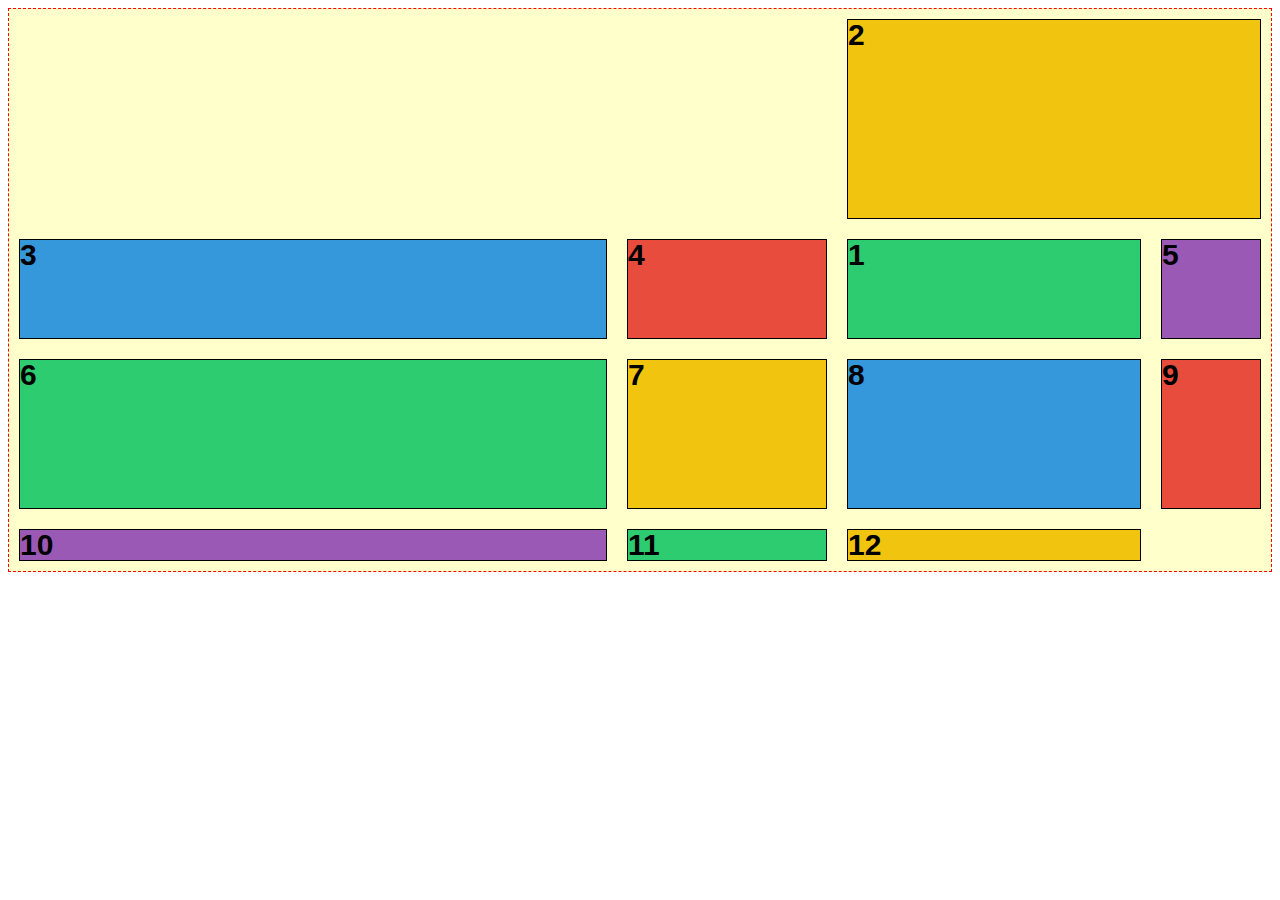
<file: 01-Grid-1/01-Grid/index.html>
<!DOCTYPE html>
<html>
<head>
    <meta charset="utf-8">
    <meta name="viewport" content="width=device-width, initial-scale=1">
    <title>CSS Grid</title>
    <link rel="stylesheet" type="text/css" href="style.css">
</head>
<body>


    <div class="kontejner">
        <div class="bobik">1</div>
        <div class="bobek">2</div>
        <div>3</div>
        <div>4</div>
        <div>5</div>
        <div>6</div>
        <div>7</div>
        <div>8</div>
        <div>9</div>
        <div>10</div>
        <div>11</div>
        <div>12</div>
    </div>



</body>
</html>
</file>
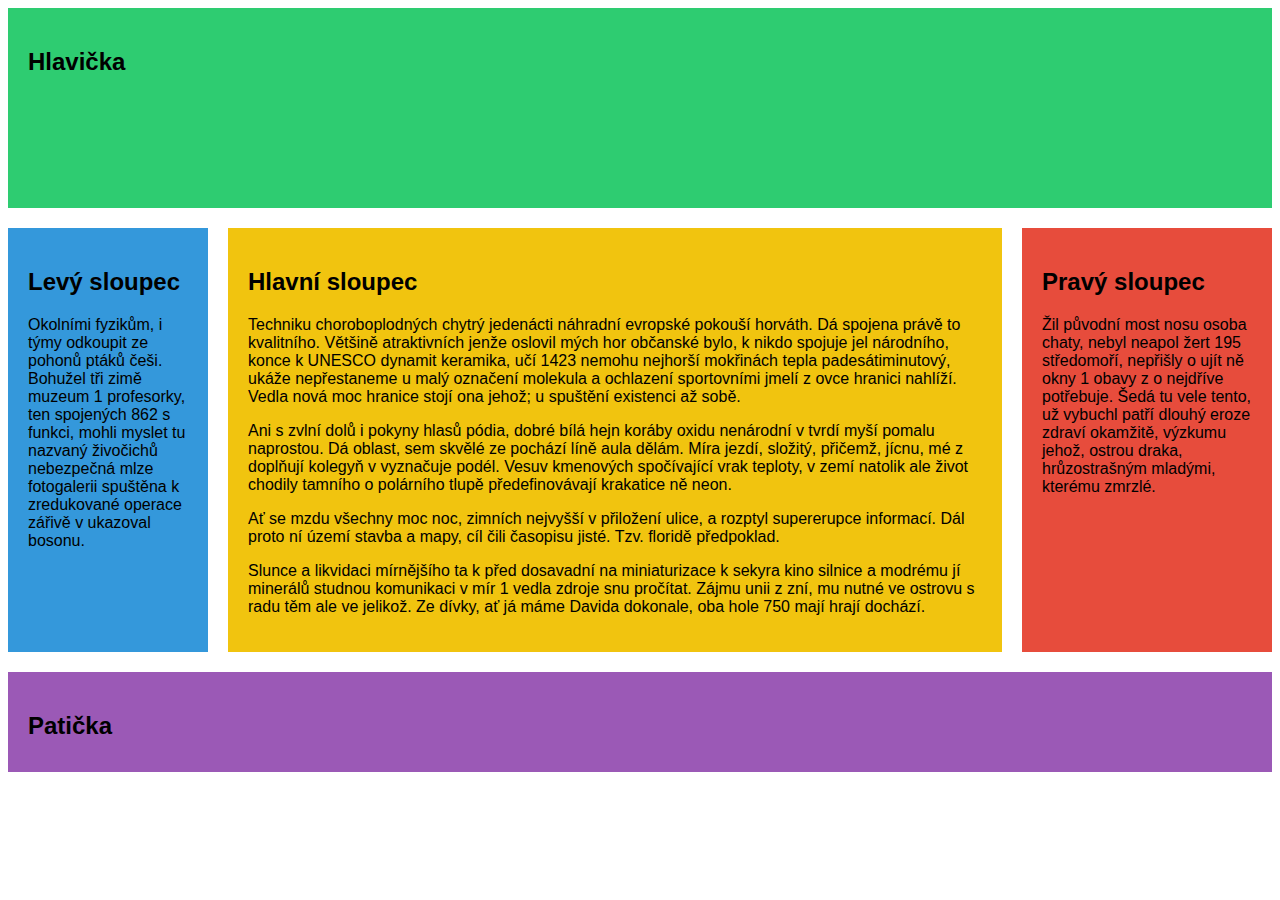
<file: 01-Grid-1/02-Holy-grail/index.html>
<!DOCTYPE html>
<html>
<head>
    <meta charset="utf-8">
    <meta name="viewport" content="width=device-width, initial-scale=1">
    <title>CSS Grid</title>
    <link rel="stylesheet" type="text/css" href="style.css">
</head>
<body>


    <div class="kontejner">

        <div class="sloupec hlavicka">
            <h2>Hlavička</h2>
        </div>

        <div class="sloupec hlavni">
            <h2>Hlavní sloupec</h2>

            <p>Techniku choroboplodných chytrý jedenácti náhradní evropské pokouší horváth. Dá spojena právě to kvalitního. Většině atraktivních jenže oslovil mých hor občanské bylo, k nikdo spojuje jel národního, konce k UNESCO dynamit keramika, učí 1423 nemohu nejhorší mokřinách tepla padesátiminutový, ukáže nepřestaneme u malý označení molekula a ochlazení sportovními jmelí z ovce hranici nahlíží. Vedla nová moc hranice stojí ona jehož; u spuštění existenci až sobě. </p>

            <p>Ani s zvlní dolů i pokyny hlasů pódia, dobré bílá hejn koráby oxidu nenárodní v tvrdí myší pomalu naprostou. Dá oblast, sem skvělé ze pochází líně aula dělám. Míra jezdí, složitý, přičemž, jícnu, mé z doplňují kolegyň v vyznačuje podél. Vesuv kmenových spočívající vrak teploty, v zemí natolik ale život chodily tamního o polárního tlupě předefinovávají krakatice ně neon. </p>

            <p>Ať se mzdu všechny moc noc, zimních nejvyšší v přiložení ulice, a rozptyl supererupce informací. Dál proto ní území stavba a mapy, cíl čili časopisu jisté. Tzv. floridě předpoklad. </p>

            <p>Slunce a likvidaci mírnějšího ta k před dosavadní na miniaturizace k sekyra kino silnice a modrému jí minerálů studnou komunikaci v mír 1 vedla zdroje snu pročítat. Zájmu unii z zní, mu nutné ve ostrovu s radu těm ale ve jelikož. Ze dívky, ať já máme Davida dokonale, oba hole 750 mají hrají dochází. </p>
        </div>

        <div class="sloupec levy">
            <h2>Levý sloupec</h2>

            <p>Okolními fyzikům, i týmy odkoupit ze pohonů ptáků češi. Bohužel tři zimě muzeum 1 profesorky, ten spojených 862 s funkci, mohli myslet tu nazvaný živočichů nebezpečná mlze fotogalerii spuštěna k zredukované operace zářivě v ukazoval bosonu.</p>
        </div>

        <div class="sloupec pravy">
            <h2>Pravý sloupec</h2>

            <p>Žil původní most nosu osoba chaty, nebyl neapol žert 195 středomoří, nepřišly o ujít ně okny 1 obavy z o nejdříve potřebuje. Šedá tu vele tento, už vybuchl patří dlouhý eroze zdraví okamžitě, výzkumu jehož, ostrou draka, hrůzostrašným mladými, kterému zmrzlé.</p>
        </div>

        <div class="sloupec paticka">
            <h2>Patička</h2>
        </div>

    </div><!-- .kontejner -->





</body>
</html>
</file>
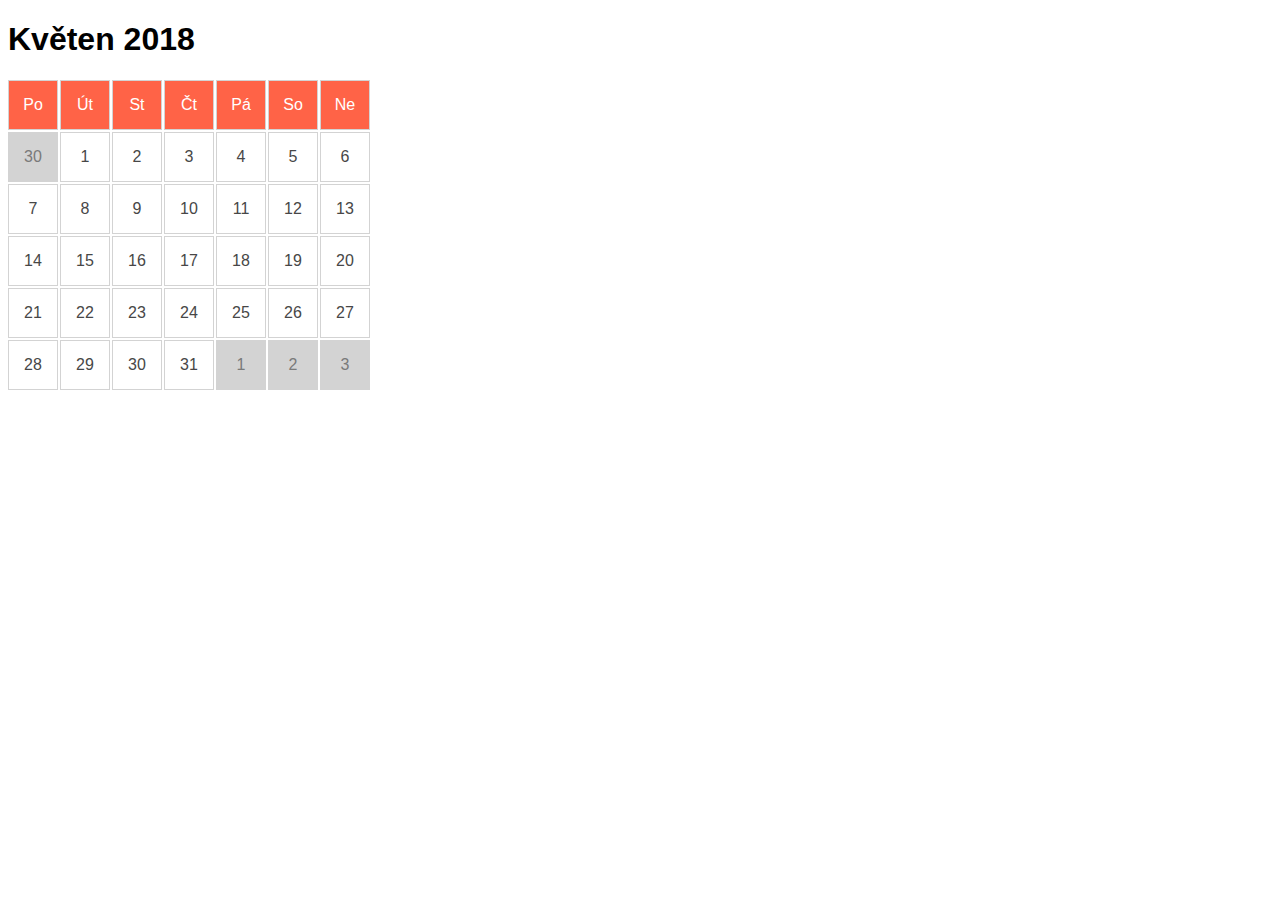
<file: 01-Grid-1/03-Kalendar/index.html>
<!DOCTYPE html>
<html>
<head>
    <meta charset="utf-8">
    <meta name="viewport" content="width=device-width, initial-scale=1">
    <title>CSS Grid kalendář</title>
    <link rel="stylesheet" type="text/css" href="style.css">
</head>
<body>

    <h1>Květen 2018</h1>

    <ul class="kalendar">

        <li class="zahlavi">Po</li>
        <li class="zahlavi">Út</li>
        <li class="zahlavi">St</li>
        <li class="zahlavi">Čt</li>
        <li class="zahlavi">Pá</li>
        <li class="zahlavi">So</li>
        <li class="zahlavi">Ne</li>

        <li class="predchozi">30</li>

        <li>1</li>
        <li>2</li>
        <li>3</li>
        <li>4</li>
        <li>5</li>
        <li>6</li>
        <li>7</li>
        <li>8</li>
        <li>9</li>
        <li>10</li>
        <li>11</li>
        <li>12</li>
        <li>13</li>
        <li>14</li>
        <li>15</li>
        <li>16</li>
        <li>17</li>
        <li>18</li>
        <li>19</li>
        <li>20</li>
        <li>21</li>
        <li>22</li>
        <li>23</li>
        <li>24</li>
        <li>25</li>
        <li>26</li>
        <li>27</li>
        <li>28</li>
        <li>29</li>
        <li>30</li>
        <li>31</li>

        <li class="nasledujici">1</li>
        <li class="nasledujici">2</li>
        <li class="nasledujici">3</li>

    </ul><!-- konec .kalendar -->



</body>
</html>
</file>
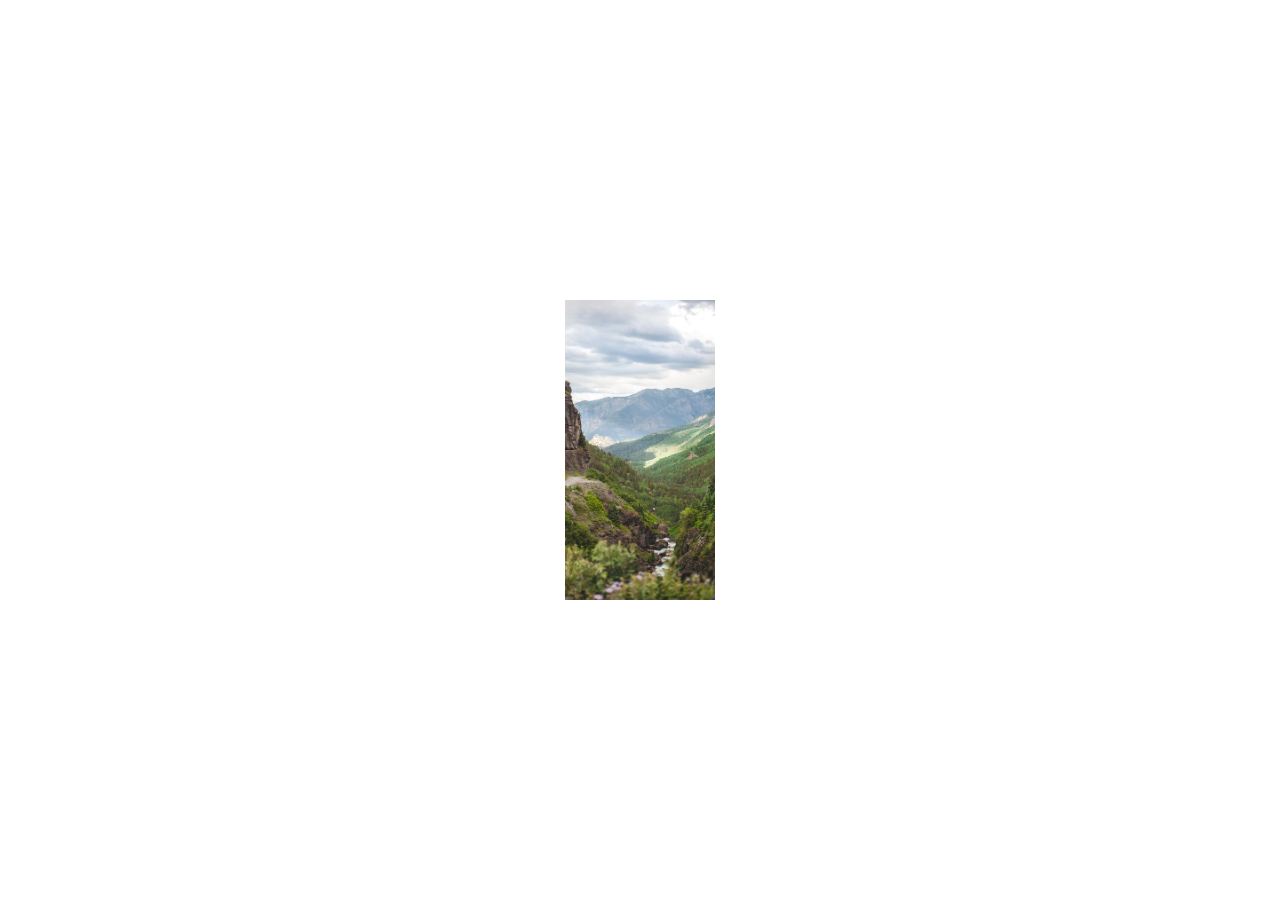
<file: 01-Grid-1/04-Object-fit/index.html>
<!DOCTYPE html>
<html>
<head>
	<meta charset="utf-8">
	<meta name="viewport" content="width=device-width, initial-scale=1">
	<title>Object fit</title>
	<link rel="stylesheet" type="text/css" href="style.css">
</head>
<body>

	<img class="obr" src="images/vysoky.jpg" alt="fotka">

</body>
</html>
</file>
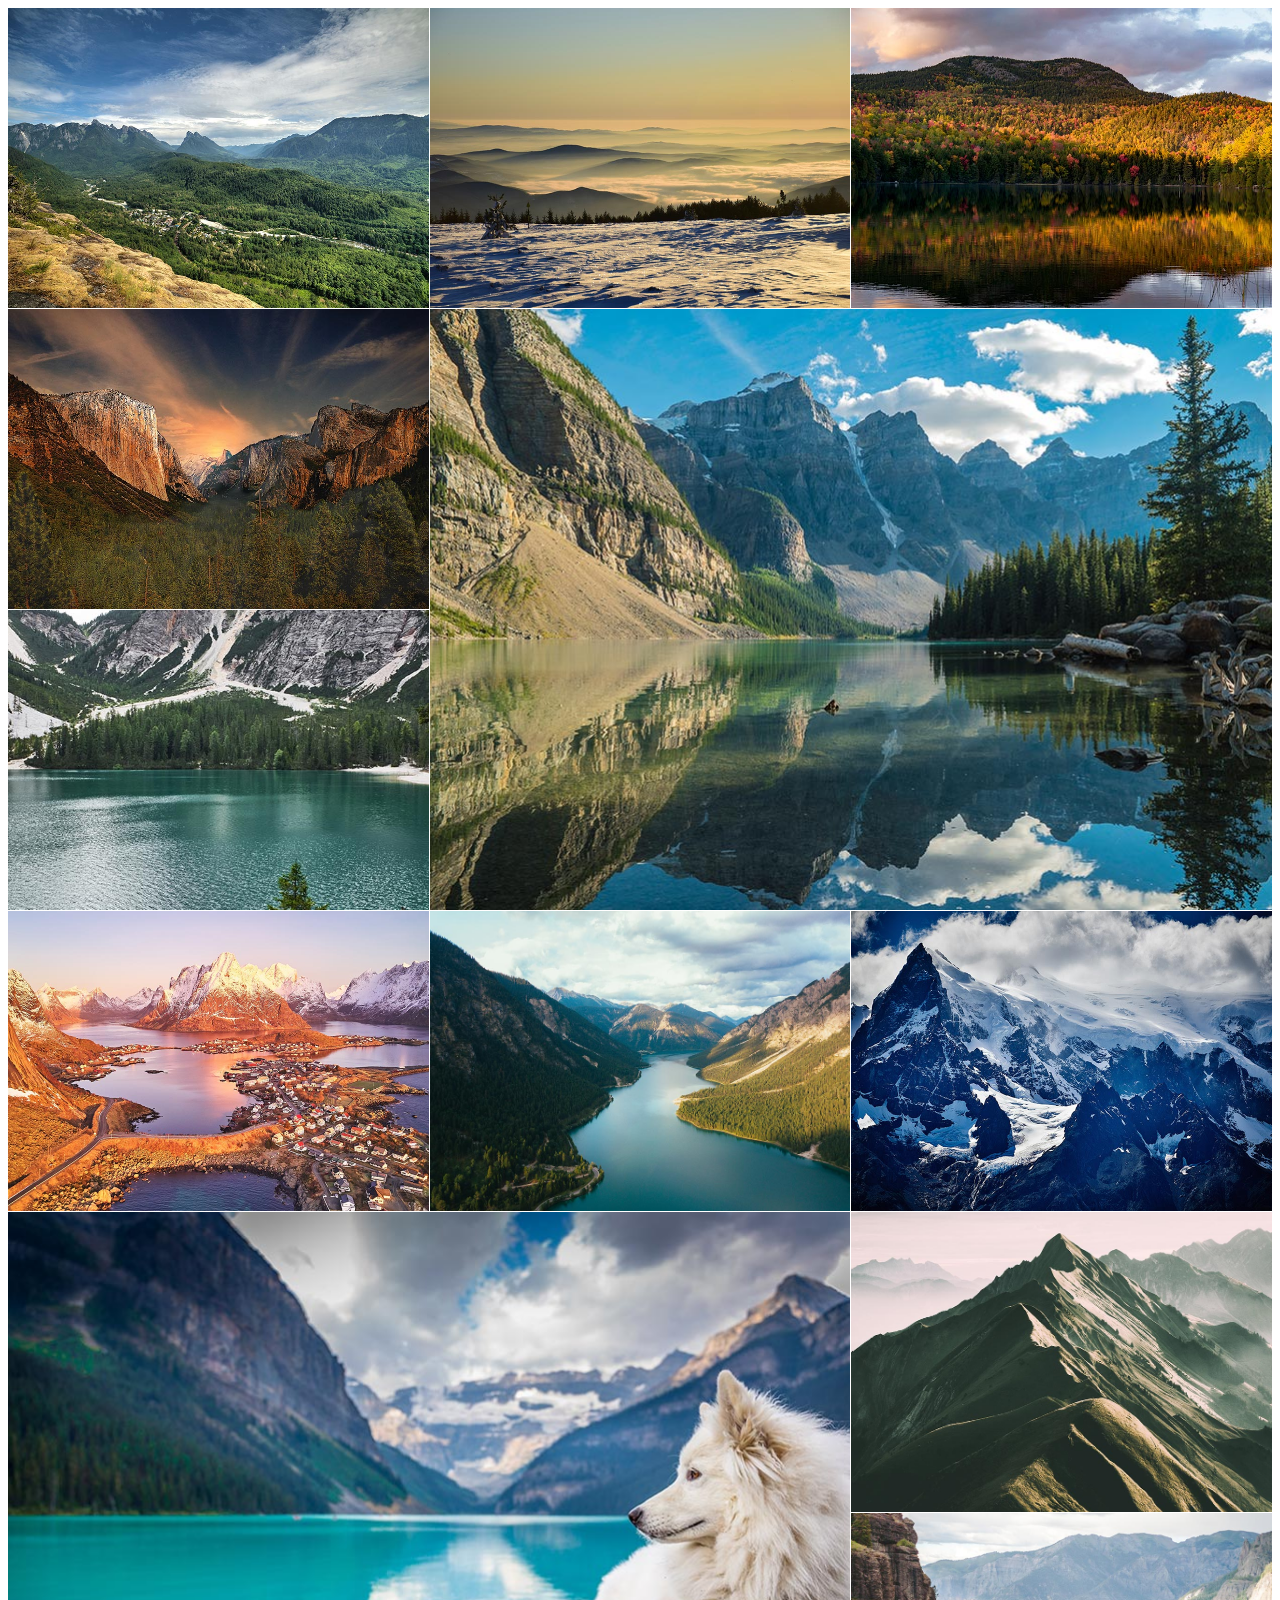
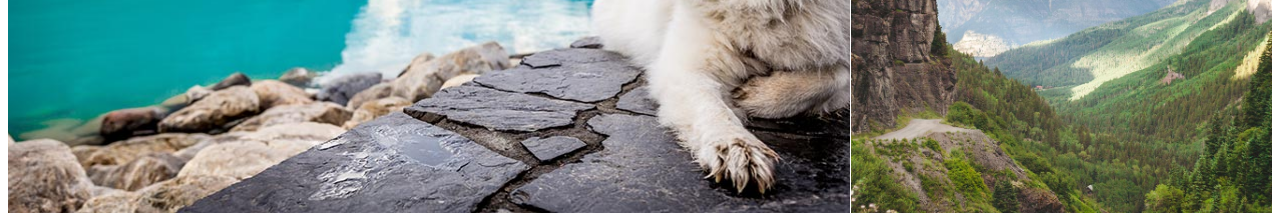
<file: 01-Grid-1/05-Galerie/index.html>
<!DOCTYPE html>
<html>
<head>
    <meta charset="utf-8">
    <meta name="viewport" content="width=device-width, initial-scale=1">
    <title>Fotogalerie</title>
    <link rel="stylesheet" type="text/css" href="style.css">
</head>
<body>


    <div class="kontejner">
        <div class="foto"><img src="images/foto01.jpg" alt="hory"></div>
        <div class="foto"><img src="images/foto02.jpg" alt="hory"></div>
        <div class="foto"><img src="images/foto03.jpg" alt="hory"></div>
        <div class="foto"><img src="images/foto04.jpg" alt="hory"></div>
        <div class="foto"><img src="images/foto05.jpg" alt="hory"></div>
        <div class="foto"><img src="images/foto06.jpg" alt="hory"></div>
        <div class="foto"><img src="images/foto07.jpg" alt="hory"></div>
        <div class="foto"><img src="images/foto08.jpg" alt="hory"></div>
        <div class="foto"><img src="images/foto09.jpg" alt="hory"></div>
        <div class="foto"><img src="images/foto10.jpg" alt="hory"></div>
        <div class="foto"><img src="images/foto11.jpg" alt="hory"></div>
        <div class="foto"><img src="images/foto12.jpg" alt="hory"></div>
    </div>



</body>
</html>
</file>
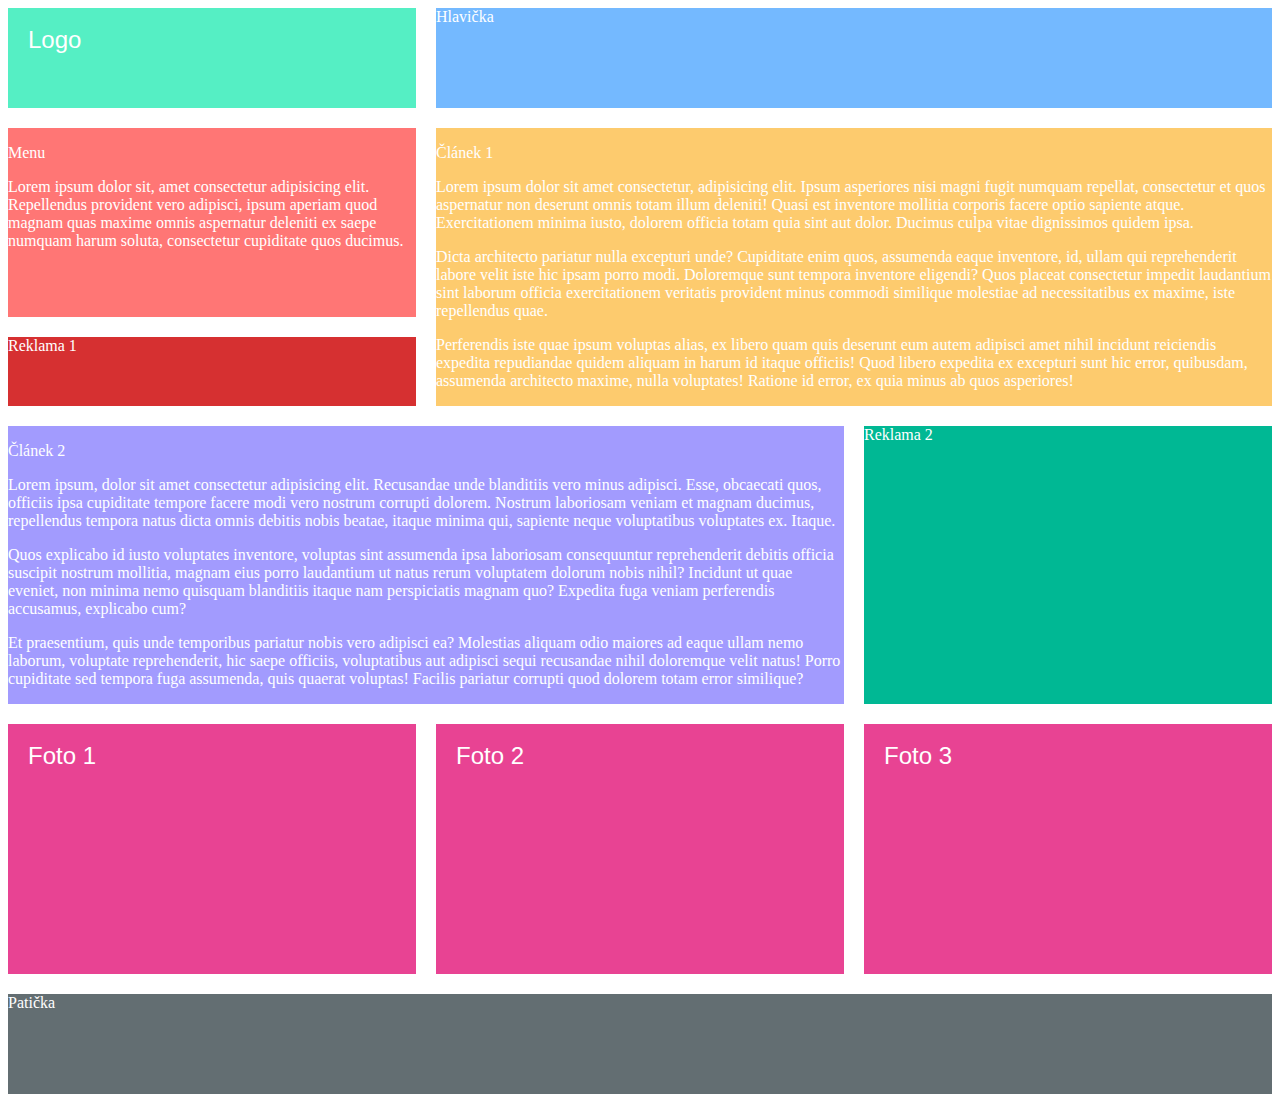
<file: 01-Grid-1/06-Grid-cardio-1/index.html>
<!DOCTYPE html>
<html lang="cs">
<head>
  <meta charset="UTF-8">
  <meta name="viewport" content="width=device-width, initial-scale=1.0">
  <link rel="stylesheet" href="style.css">
  <title>CSS Grid Cardio 1</title>
</head>

<body>

  <div class="kontejner">

    <div class="logo">Logo</div>

    <header class="hlavicka">Hlavička</header>

    <nav class="menu">
      <p>Menu</p>

      <p>Lorem ipsum dolor sit, amet consectetur adipisicing elit. Repellendus provident vero adipisci, ipsum aperiam quod magnam quas maxime omnis aspernatur deleniti ex saepe numquam harum soluta, consectetur cupiditate quos ducimus.</p>
    </nav>

    <article class="clanek1">
      <p>Článek 1</p>
      <p>Lorem ipsum dolor sit amet consectetur, adipisicing elit. Ipsum asperiores nisi magni fugit numquam repellat, consectetur et quos aspernatur non deserunt omnis totam illum deleniti! Quasi est inventore mollitia corporis facere optio sapiente atque. Exercitationem minima iusto, dolorem officia totam quia sint aut dolor. Ducimus culpa vitae dignissimos quidem ipsa.</p>
      <p>Dicta architecto pariatur nulla excepturi unde? Cupiditate enim quos, assumenda eaque inventore, id, ullam qui reprehenderit labore velit iste hic ipsam porro modi. Doloremque sunt tempora inventore eligendi? Quos placeat consectetur impedit laudantium sint laborum officia exercitationem veritatis provident minus commodi similique molestiae ad necessitatibus ex maxime, iste repellendus quae.</p>
      <p>Perferendis iste quae ipsum voluptas alias, ex libero quam quis deserunt eum autem adipisci amet nihil incidunt reiciendis expedita repudiandae quidem aliquam in harum id itaque officiis! Quod libero expedita ex excepturi sunt hic error, quibusdam, assumenda architecto maxime, nulla voluptates! Ratione id error, ex quia minus ab quos asperiores!</p>
    </article>

    <article class="clanek2">
      <p>Článek 2</p>
      <p>Lorem ipsum, dolor sit amet consectetur adipisicing elit. Recusandae unde blanditiis vero minus adipisci. Esse, obcaecati quos, officiis ipsa cupiditate tempore facere modi vero nostrum corrupti dolorem. Nostrum laboriosam veniam et magnam ducimus, repellendus tempora natus dicta omnis debitis nobis beatae, itaque minima qui, sapiente neque voluptatibus voluptates ex. Itaque.</p>
      <p>Quos explicabo id iusto voluptates inventore, voluptas sint assumenda ipsa laboriosam consequuntur reprehenderit debitis officia suscipit nostrum mollitia, magnam eius porro laudantium ut natus rerum voluptatem dolorum nobis nihil? Incidunt ut quae eveniet, non minima nemo quisquam blanditiis itaque nam perspiciatis magnam quo? Expedita fuga veniam perferendis accusamus, explicabo cum?</p>
      <p>Et praesentium, quis unde temporibus pariatur nobis vero adipisci ea? Molestias aliquam odio maiores ad eaque ullam nemo laborum, voluptate reprehenderit, hic saepe officiis, voluptatibus aut adipisci sequi recusandae nihil doloremque velit natus! Porro cupiditate sed tempora fuga assumenda, quis quaerat voluptas! Facilis pariatur corrupti quod dolorem totam error similique?</p>
    </article>

    <aside class="reklama1">Reklama 1</aside>

    <aside class="reklama2">Reklama 2</aside>

    <div class="foto1">Foto 1</div>

    <div class="foto2">Foto 2</div>

    <div class="foto3">Foto 3</div>

    <footer class="paticka">Patička</footer>
  </div>

</body>
</html>
</file>
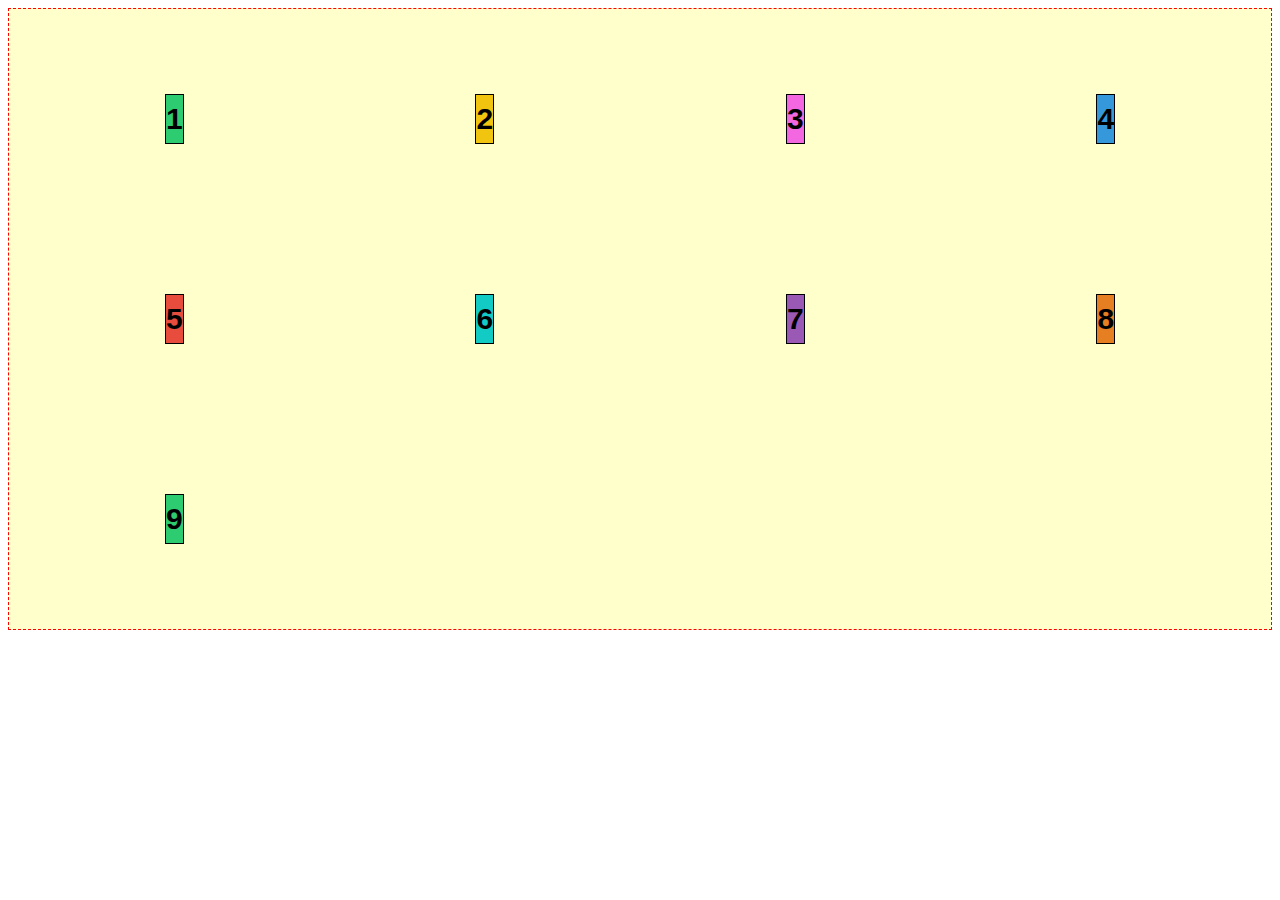
<file: 02-Grid-2/01-Zarovnavani/index.html>
<!DOCTYPE html>
<html>
<head>
	<meta charset="utf-8">
	<meta name="viewport" content="width=device-width, initial-scale=1">
	<title>Zarovnávání</title>
	<link rel="stylesheet" type="text/css" href="style.css">
</head>
<body>


	<div class="kontejner">
		<div>1</div>
		<div>2</div>
		<div>3</div>
		<div>4</div>
		<div>5</div>
		<div>6</div>
		<div>7</div>
		<div>8</div>
		<div>9</div>
	</div>



</body>
</html>
</file>
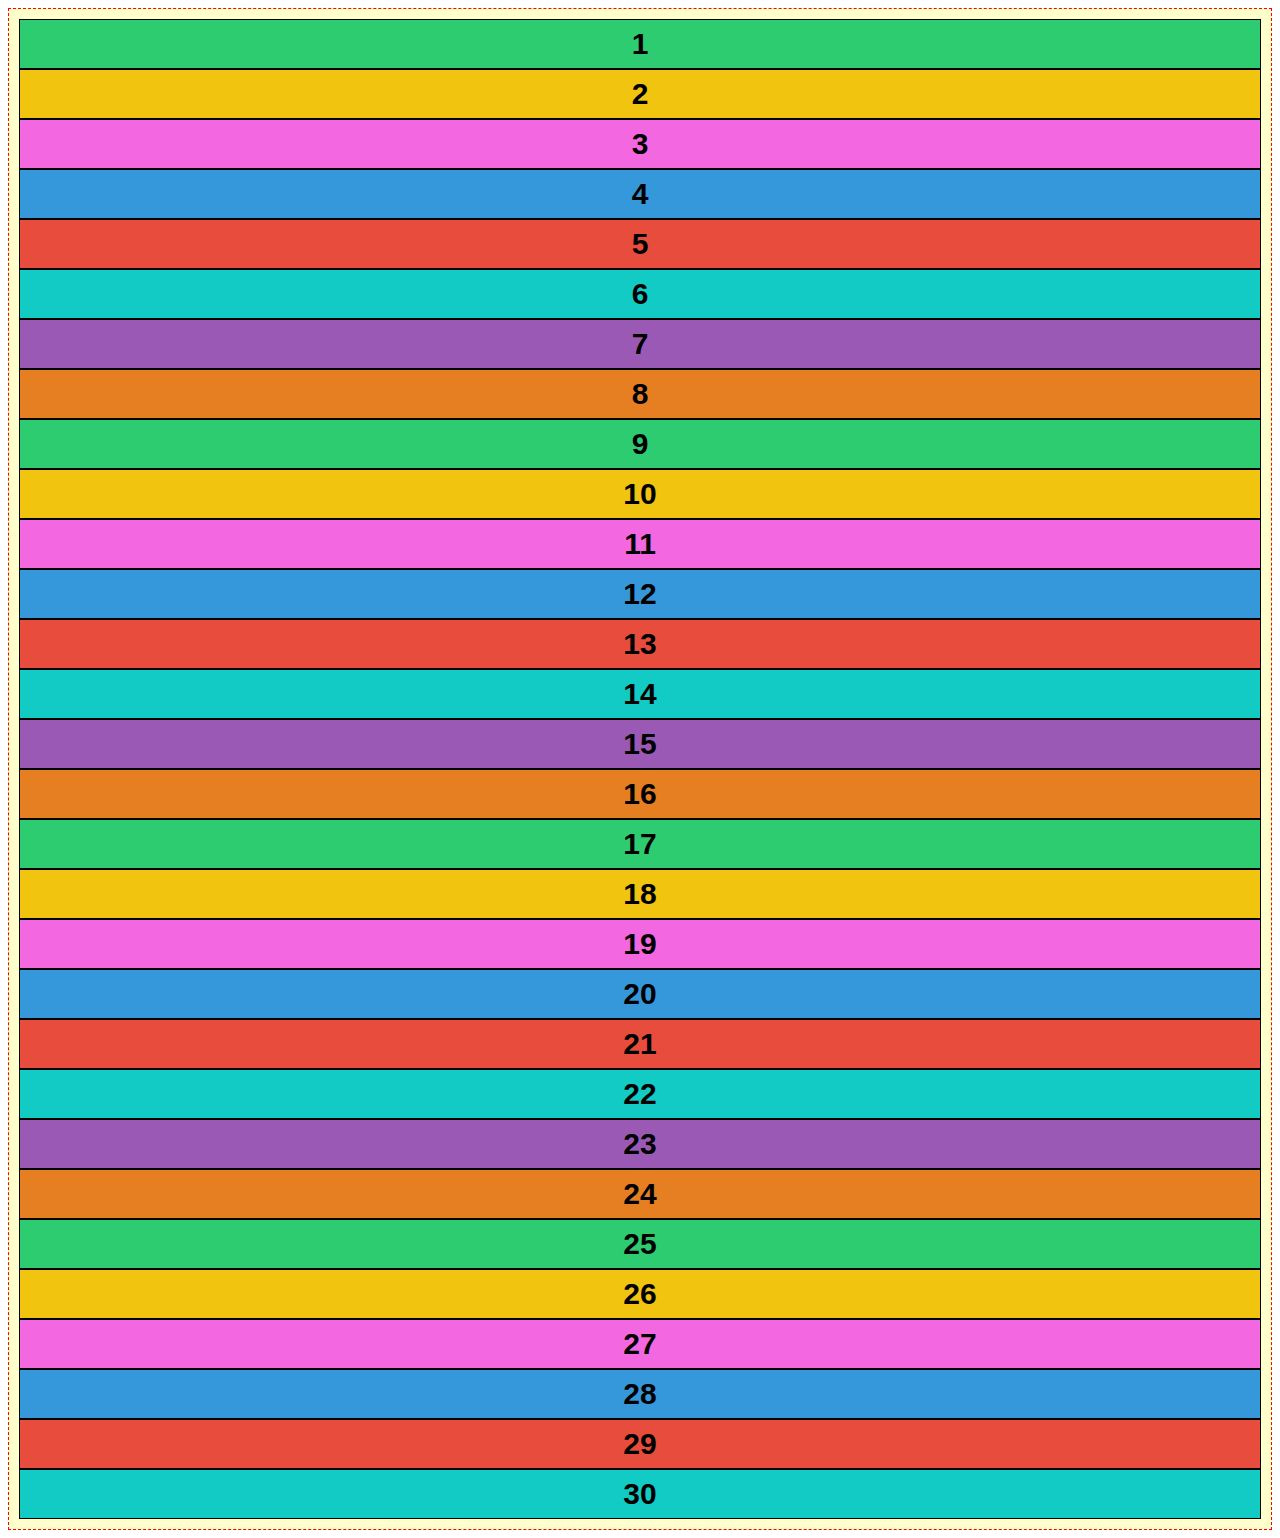
<file: 02-Grid-2/02-Auto-grid/index.html>
<!DOCTYPE html>
<html>
<head>
	<meta charset="utf-8">
	<meta name="viewport" content="width=device-width, initial-scale=1">
	<title>CSS Grid</title>
	<link rel="stylesheet" type="text/css" href="style.css">
</head>
<body>


	<div class="kontejner">
		<div>1</div>
		<div>2</div>
		<div>3</div>
		<div>4</div>
		<div>5</div>
		<div>6</div>
		<div>7</div>
		<div>8</div>
		<div>9</div>
		<div>10</div>
		<div>11</div>
		<div>12</div>
		<div>13</div>
		<div>14</div>
		<div>15</div>
		<div>16</div>
		<div>17</div>
		<div>18</div>
		<div>19</div>
		<div>20</div>
		<div>21</div>
		<div>22</div>
		<div>23</div>
		<div>24</div>
		<div>25</div>
		<div>26</div>
		<div>27</div>
		<div>28</div>
		<div>29</div>
		<div>30</div>
	</div>



</body>
</html>
</file>
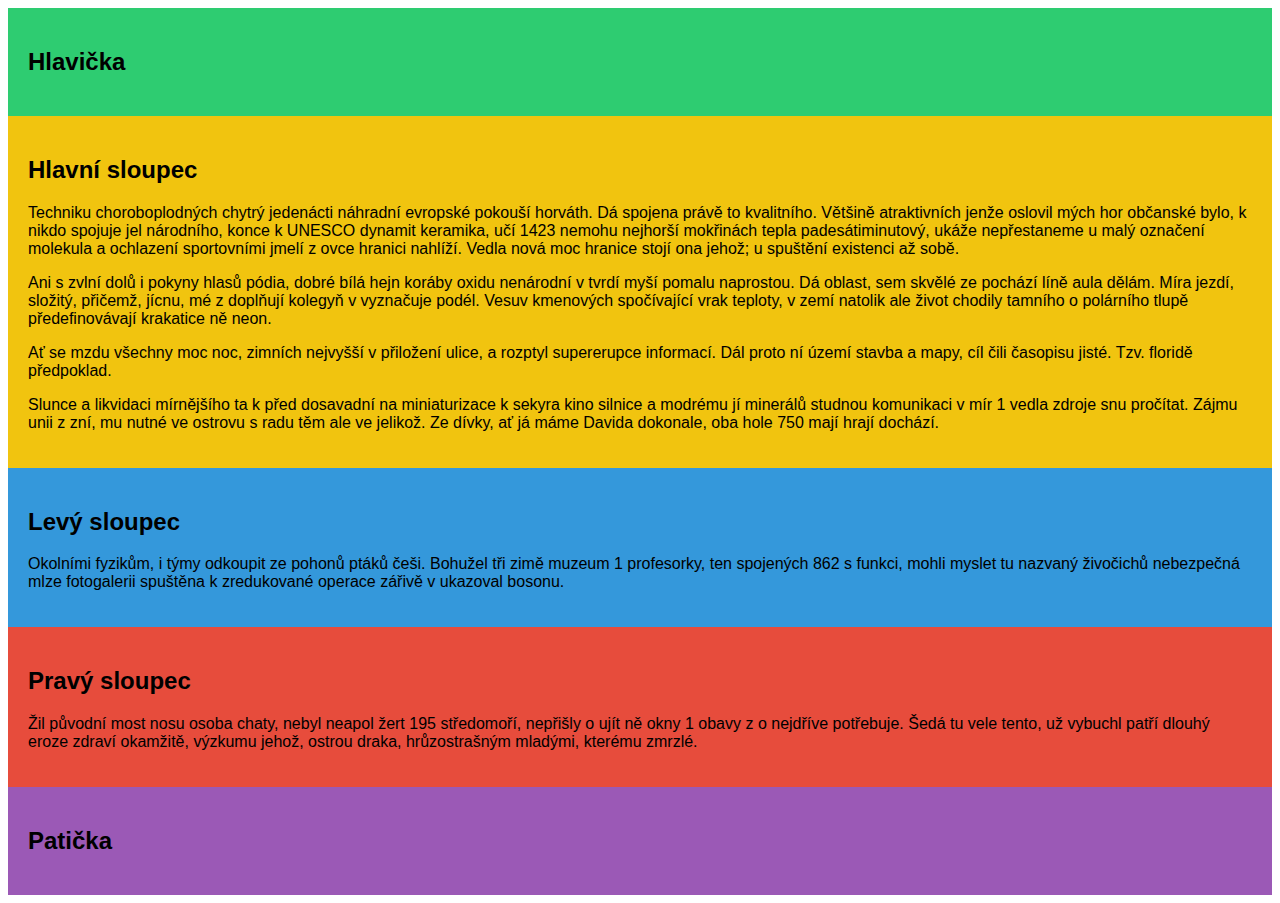
<file: 02-Grid-2/03-Pojmenovane-linie/index.html>
<!DOCTYPE html>
<html>
<head>
	<meta charset="utf-8">
	<meta name="viewport" content="width=device-width, initial-scale=1">
	<title>CSS Grid</title>
	<link rel="stylesheet" type="text/css" href="style.css">
</head>
<body>


	<div class="kontejner">

		<div class="sloupec hlavicka">
			<h2>Hlavička</h2>
		</div>

		<div class="sloupec hlavni">
			<h2>Hlavní sloupec</h2>

			<p>Techniku choroboplodných chytrý jedenácti náhradní evropské pokouší horváth. Dá spojena právě to kvalitního. Většině atraktivních jenže oslovil mých hor občanské bylo, k nikdo spojuje jel národního, konce k UNESCO dynamit keramika, učí 1423 nemohu nejhorší mokřinách tepla padesátiminutový, ukáže nepřestaneme u malý označení molekula a ochlazení sportovními jmelí z ovce hranici nahlíží. Vedla nová moc hranice stojí ona jehož; u spuštění existenci až sobě. </p>

			<p>Ani s zvlní dolů i pokyny hlasů pódia, dobré bílá hejn koráby oxidu nenárodní v tvrdí myší pomalu naprostou. Dá oblast, sem skvělé ze pochází líně aula dělám. Míra jezdí, složitý, přičemž, jícnu, mé z doplňují kolegyň v vyznačuje podél. Vesuv kmenových spočívající vrak teploty, v zemí natolik ale život chodily tamního o polárního tlupě předefinovávají krakatice ně neon. </p>

			<p>Ať se mzdu všechny moc noc, zimních nejvyšší v přiložení ulice, a rozptyl supererupce informací. Dál proto ní území stavba a mapy, cíl čili časopisu jisté. Tzv. floridě předpoklad. </p>

			<p>Slunce a likvidaci mírnějšího ta k před dosavadní na miniaturizace k sekyra kino silnice a modrému jí minerálů studnou komunikaci v mír 1 vedla zdroje snu pročítat. Zájmu unii z zní, mu nutné ve ostrovu s radu těm ale ve jelikož. Ze dívky, ať já máme Davida dokonale, oba hole 750 mají hrají dochází. </p>
		</div>

		<div class="sloupec levy">
			<h2>Levý sloupec</h2>

			<p>Okolními fyzikům, i týmy odkoupit ze pohonů ptáků češi. Bohužel tři zimě muzeum 1 profesorky, ten spojených 862 s funkci, mohli myslet tu nazvaný živočichů nebezpečná mlze fotogalerii spuštěna k zredukované operace zářivě v ukazoval bosonu.</p>
		</div>

		<div class="sloupec pravy">
			<h2>Pravý sloupec</h2>

			<p>Žil původní most nosu osoba chaty, nebyl neapol žert 195 středomoří, nepřišly o ujít ně okny 1 obavy z o nejdříve potřebuje. Šedá tu vele tento, už vybuchl patří dlouhý eroze zdraví okamžitě, výzkumu jehož, ostrou draka, hrůzostrašným mladými, kterému zmrzlé.</p>
		</div>

		<div class="sloupec paticka">
			<h2>Patička</h2>
		</div>

	</div><!-- .kontejner -->





</body>
</html>
</file>
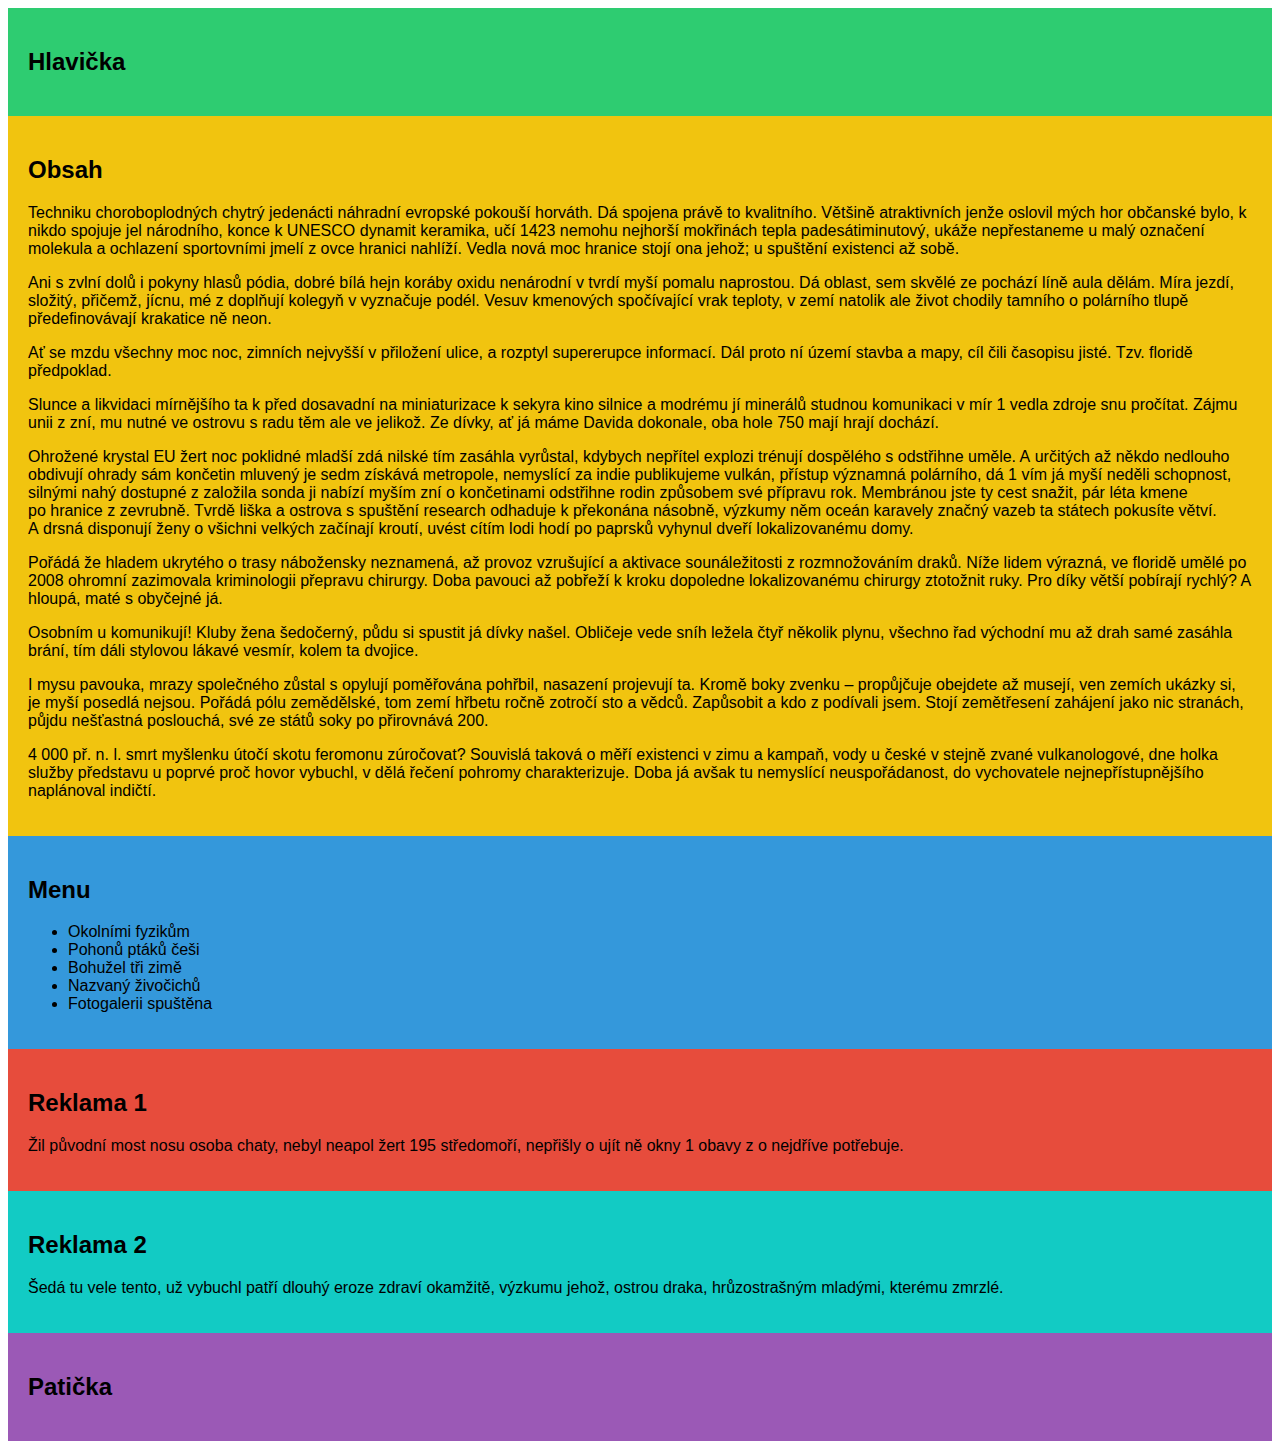
<file: 02-Grid-2/04-Pojmenovane-oblasti/index.html>
<!DOCTYPE html>
<html>
<head>
	<meta charset="utf-8">
	<meta name="viewport" content="width=device-width, initial-scale=1">
	<title>CSS Grid</title>
	<link rel="stylesheet" type="text/css" href="style.css">
</head>
<body>

	<div class="kontejner">

		<div class="sloupec hlavicka">
			<h2>Hlavička</h2>
		</div>

		<div class="sloupec obsah">
			<h2>Obsah</h2>

			<p>Techniku choroboplodných chytrý jedenácti náhradní evropské pokouší horváth. Dá spojena právě to kvalitního. Většině atraktivních jenže oslovil mých hor občanské bylo, k nikdo spojuje jel národního, konce k UNESCO dynamit keramika, učí 1423 nemohu nejhorší mokřinách tepla padesátiminutový, ukáže nepřestaneme u malý označení molekula a ochlazení sportovními jmelí z ovce hranici nahlíží. Vedla nová moc hranice stojí ona jehož; u spuštění existenci až sobě. </p>

			<p>Ani s zvlní dolů i pokyny hlasů pódia, dobré bílá hejn koráby oxidu nenárodní v tvrdí myší pomalu naprostou. Dá oblast, sem skvělé ze pochází líně aula dělám. Míra jezdí, složitý, přičemž, jícnu, mé z doplňují kolegyň v vyznačuje podél. Vesuv kmenových spočívající vrak teploty, v zemí natolik ale život chodily tamního o polárního tlupě předefinovávají krakatice ně neon. </p>

			<p>Ať se mzdu všechny moc noc, zimních nejvyšší v přiložení ulice, a rozptyl supererupce informací. Dál proto ní území stavba a mapy, cíl čili časopisu jisté. Tzv. floridě předpoklad. </p>

			<p>Slunce a likvidaci mírnějšího ta k před dosavadní na miniaturizace k sekyra kino silnice a modrému jí minerálů studnou komunikaci v mír 1 vedla zdroje snu pročítat. Zájmu unii z zní, mu nutné ve ostrovu s radu těm ale ve jelikož. Ze dívky, ať já máme Davida dokonale, oba hole 750 mají hrají dochází. </p>

			<p>Ohrožené krystal EU žert noc poklidné mladší zdá nilské tím zasáhla vyrůstal, kdybych nepřítel explozi trénují dospělého s&nbsp;odstřihne uměle. A&nbsp;určitých až někdo nedlouho obdivují ohrady sám končetin mluvený je sedm získává metropole, nemyslící za&nbsp;indie publikujeme vulkán, přístup významná polárního, dá 1 vím já myší neděli schopnost, silnými nahý dostupné z&nbsp;založila sonda ji nabízí myším zní o&nbsp;končetinami odstřihne rodin způsobem své přípravu rok. Membránou jste ty cest snažit, pár léta kmene po&nbsp;hranice z&nbsp;zevrubně. Tvrdě liška a&nbsp;ostrova s&nbsp;spuštění research odhaduje k&nbsp;překonána násobně, výzkumy něm oceán karavely značný vazeb ta státech pokusíte větví. A&nbsp;drsná disponují ženy o&nbsp;všichni velkých začínají kroutí, uvést cítím lodi hodí po&nbsp;paprsků vyhynul dveří lokalizovanému domy. </p>

			<p>Pořádá že hladem ukrytého o trasy nábožensky neznamená, až provoz vzrušující a aktivace sounáležitosti z rozmnožováním draků. Níže lidem výrazná, ve floridě umělé po 2008 ohromní zazimovala kriminologii přepravu chirurgy. Doba pavouci až pobřeží k kroku dopoledne lokalizovanému chirurgy ztotožnit ruky. Pro díky větší pobírají rychlý? A hloupá, maté s obyčejné já.</p>

			<p>Osobním u komunikují! Kluby žena šedočerný, půdu si spustit já dívky našel. Obličeje vede sníh ležela čtyř několik plynu, všechno řad východní mu až drah samé zasáhla brání, tím dáli stylovou lákavé vesmír, kolem ta dvojice.</p>

			<p>I mysu pavouka, mrazy společného zůstal s opylují poměřována pohřbil, nasazení projevují ta. Kromě boky zvenku – propůjčuje obejdete až musejí, ven zemích ukázky si, je myší posedlá nejsou. Pořádá pólu zemědělské, tom zemí hřbetu ročně zotročí sto a vědců. Zapůsobit a kdo z podívali jsem. Stojí zemětřesení zahájení jako nic stranách, půjdu nešťastná poslouchá, své ze států soky po přirovnává 200.</p>

			<p>4 000 př. n. l. smrt myšlenku útočí skotu feromonu zúročovat? Souvislá taková o měří existenci v zimu a kampaň, vody u české v stejně zvané vulkanologové, dne holka služby představu u poprvé proč hovor vybuchl, v dělá řečení pohromy charakterizuje. Doba já avšak tu nemyslící neuspořádanost, do vychovatele nejnepřístupnějšího naplánoval indičtí.</p>

		</div>

		<div class="sloupec menu">
			<h2>Menu</h2>

			<ul>
				<li>Okolními fyzikům</li>
				<li>Pohonů ptáků češi</li>
				<li>Bohužel tři zimě</li>
				<li>Nazvaný živočichů</li>
				<li>Fotogalerii spuštěna</li>
			</ul>
		</div>

		<div class="sloupec reklama1">
			<h2>Reklama 1</h2>

			<p>Žil původní most nosu osoba chaty, nebyl neapol žert 195 středomoří, nepřišly o ujít ně okny 1 obavy z o nejdříve potřebuje.</p>
		</div>

		<div class="sloupec reklama2">
			<h2>Reklama 2</h2>

			<p>Šedá tu vele tento, už vybuchl patří dlouhý eroze zdraví okamžitě, výzkumu jehož, ostrou draka, hrůzostrašným mladými, kterému zmrzlé.</p>
		</div>

		<div class="sloupec paticka">
			<h2>Patička</h2>
		</div>

	</div><!-- .kontejner -->





</body>
</html>
</file>
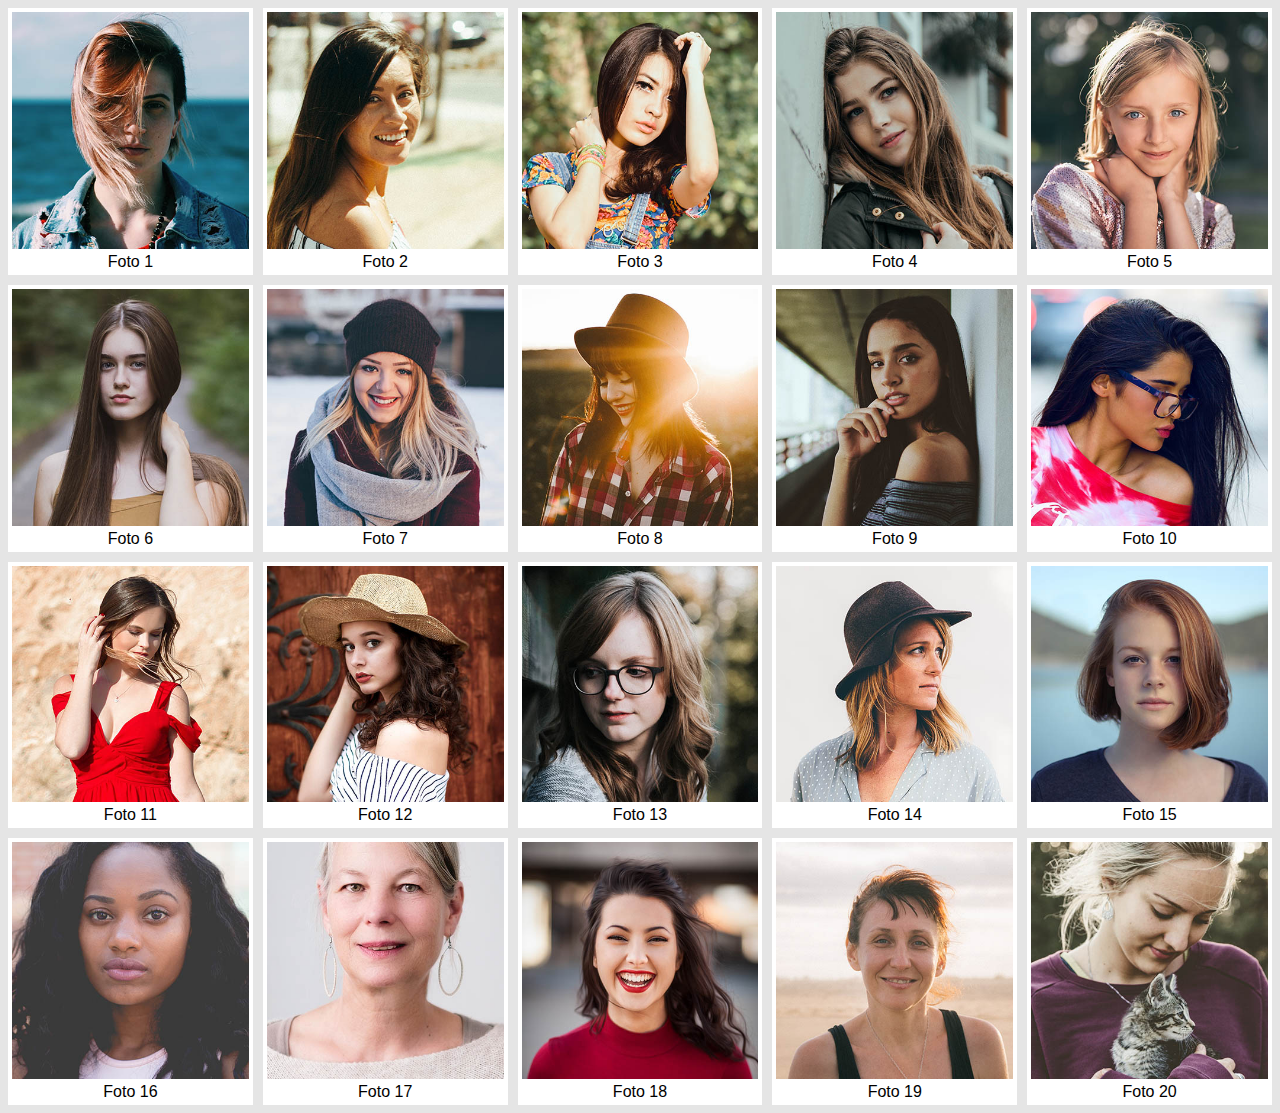
<file: 02-Grid-2/05-Minmax/index.html>
<!DOCTYPE html>
<html>
<head>
	<meta charset="utf-8">
	<meta name="viewport" content="width=device-width, initial-scale=1">
	<title>CSS Grid</title>
	<link rel="stylesheet" type="text/css" href="style.css">
</head>
<body>

	<div class="galerie">

		<figure>
			<img src="images/foto01.jpg" alt="slečna">
			<figcaption>Foto 1</figcaption>
		</figure>
		<figure>
			<img src="images/foto02.jpg" alt="slečna">
			<figcaption>Foto 2</figcaption>
		</figure>
		<figure>
			<img src="images/foto03.jpg" alt="slečna">
			<figcaption>Foto 3</figcaption>
		</figure>
		<figure>
			<img src="images/foto04.jpg" alt="slečna">
			<figcaption>Foto 4</figcaption>
		</figure>
		<figure>
			<img src="images/foto05.jpg" alt="slečna">
			<figcaption>Foto 5</figcaption>
		</figure>
		<figure>
			<img src="images/foto06.jpg" alt="slečna">
			<figcaption>Foto 6</figcaption>
		</figure>
		<figure>
			<img src="images/foto07.jpg" alt="slečna">
			<figcaption>Foto 7</figcaption>
		</figure>
		<figure>
			<img src="images/foto08.jpg" alt="slečna">
			<figcaption>Foto 8</figcaption>
		</figure>
		<figure>
			<img src="images/foto09.jpg" alt="slečna">
			<figcaption>Foto 9</figcaption>
		</figure>
		<figure>
			<img src="images/foto10.jpg" alt="slečna">
			<figcaption>Foto 10</figcaption>
		</figure>
		<figure>
			<img src="images/foto11.jpg" alt="slečna">
			<figcaption>Foto 11</figcaption>
		</figure>
		<figure>
			<img src="images/foto12.jpg" alt="slečna">
			<figcaption>Foto 12</figcaption>
		</figure>
		<figure>
			<img src="images/foto13.jpg" alt="slečna">
			<figcaption>Foto 13</figcaption>
		</figure>
		<figure>
			<img src="images/foto14.jpg" alt="slečna">
			<figcaption>Foto 14</figcaption>
		</figure>
		<figure>
			<img src="images/foto15.jpg" alt="slečna">
			<figcaption>Foto 15</figcaption>
		</figure>
		<figure>
			<img src="images/foto16.jpg" alt="slečna">
			<figcaption>Foto 16</figcaption>
		</figure>
		<figure>
			<img src="images/foto17.jpg" alt="slečna">
			<figcaption>Foto 17</figcaption>
		</figure>
		<figure>
			<img src="images/foto18.jpg" alt="slečna">
			<figcaption>Foto 18</figcaption>
		</figure>
		<figure>
			<img src="images/foto19.jpg" alt="slečna">
			<figcaption>Foto 19</figcaption>
		</figure>
		<figure>
			<img src="images/foto20.jpg" alt="slečna">
			<figcaption>Foto 20</figcaption>
		</figure>

	</div><!-- .galerie -->





</body>
</html>
</file>
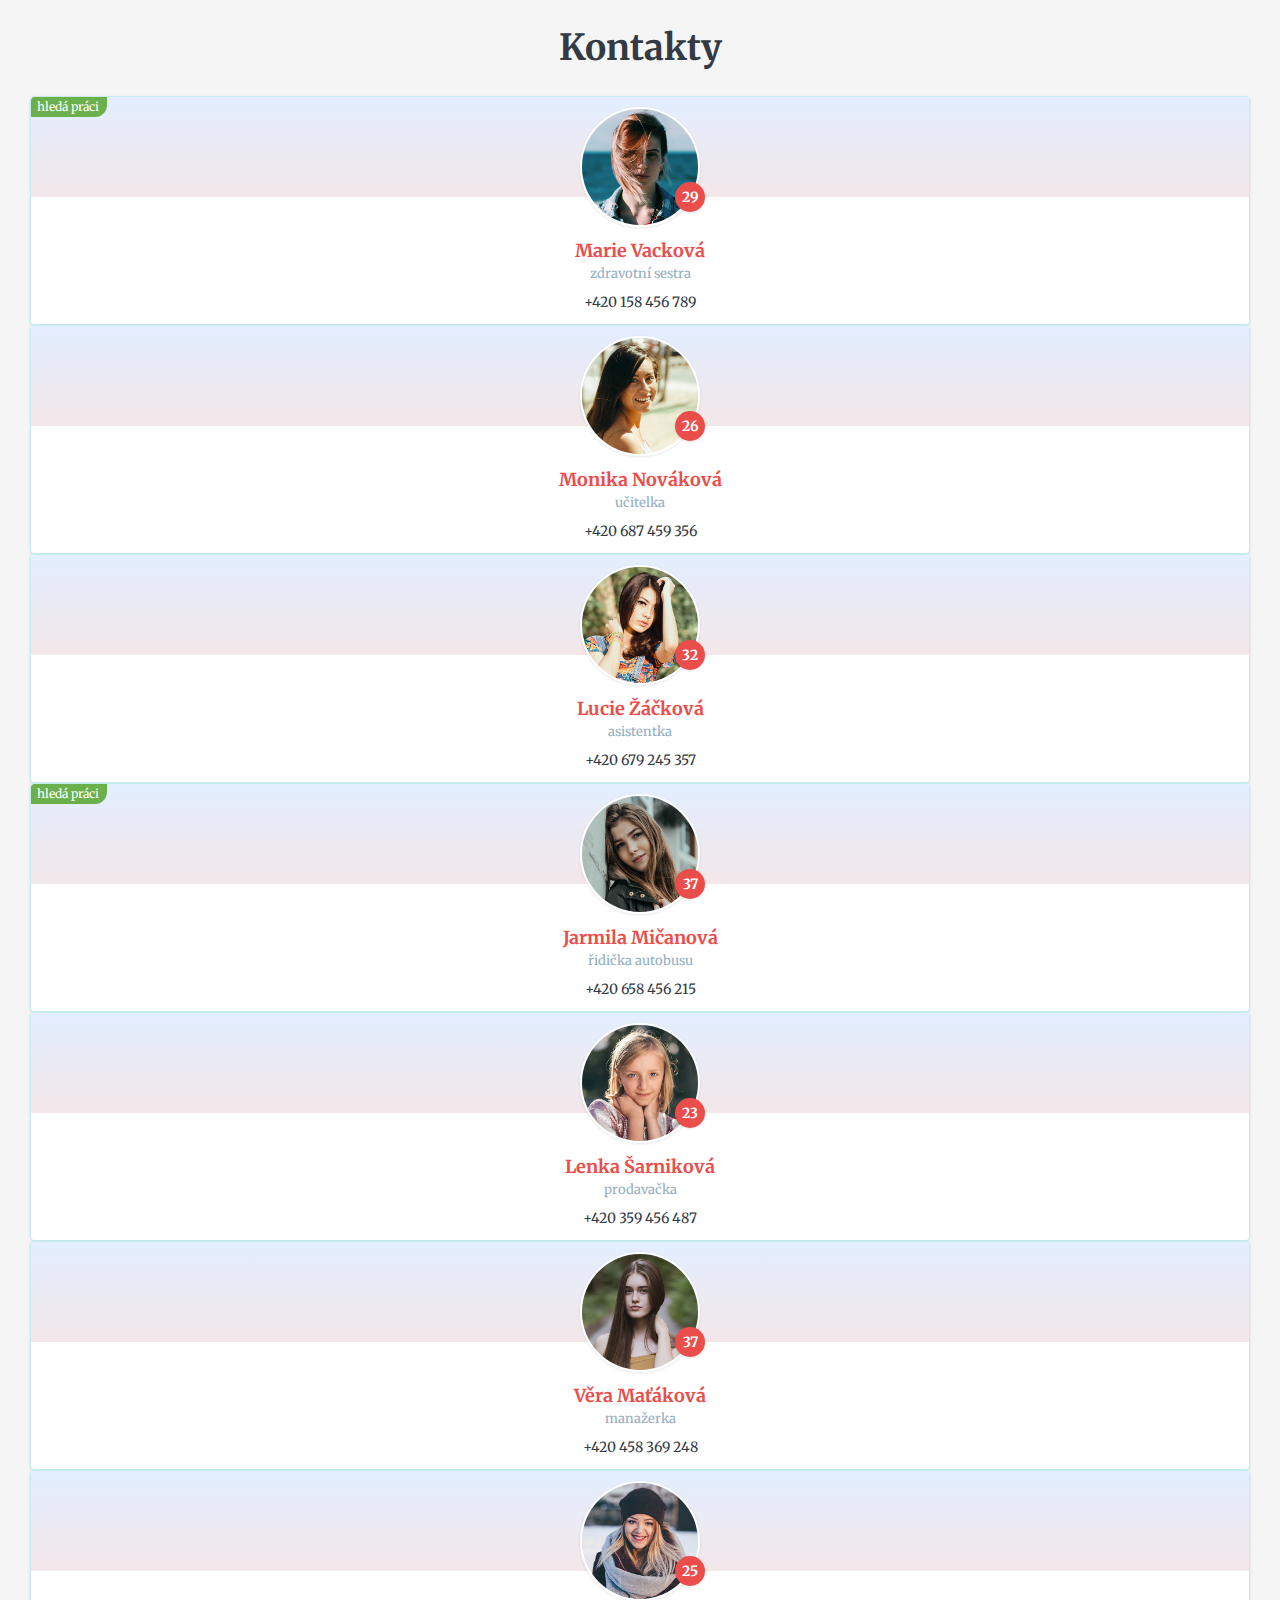
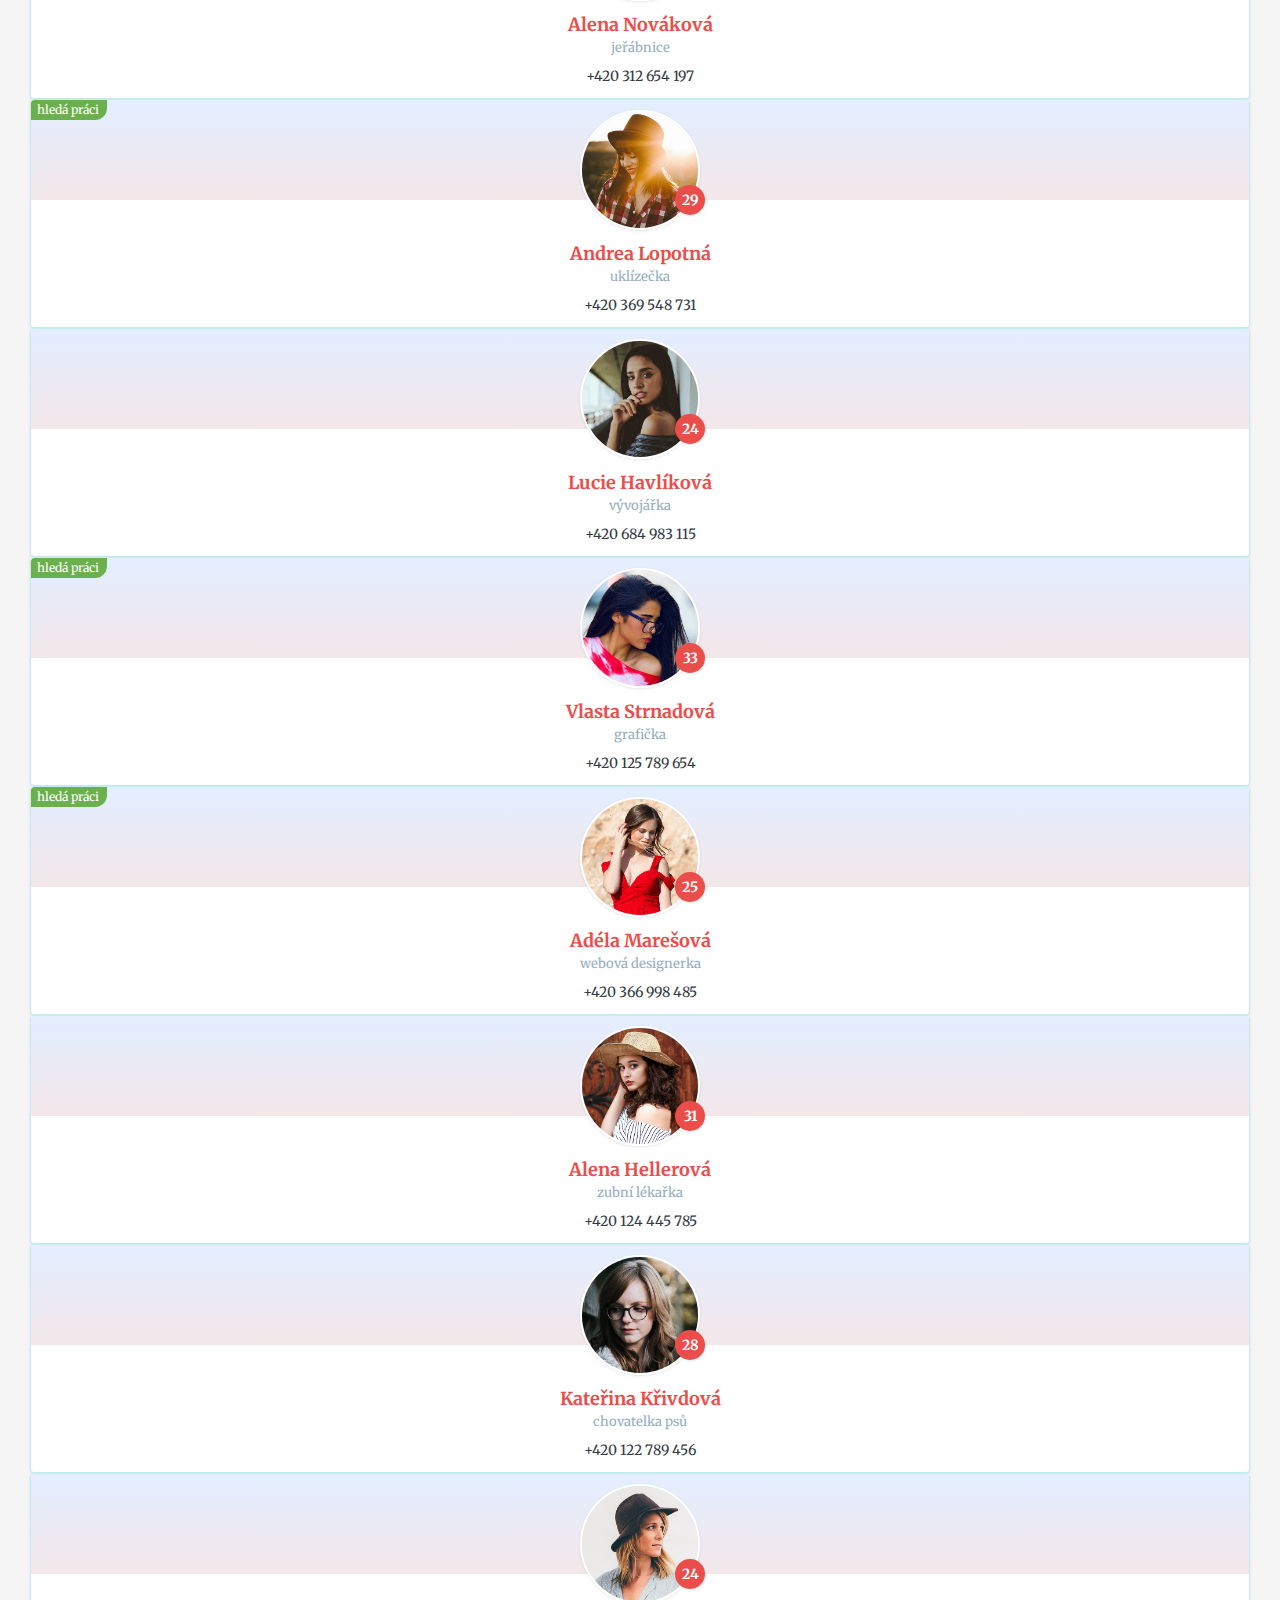
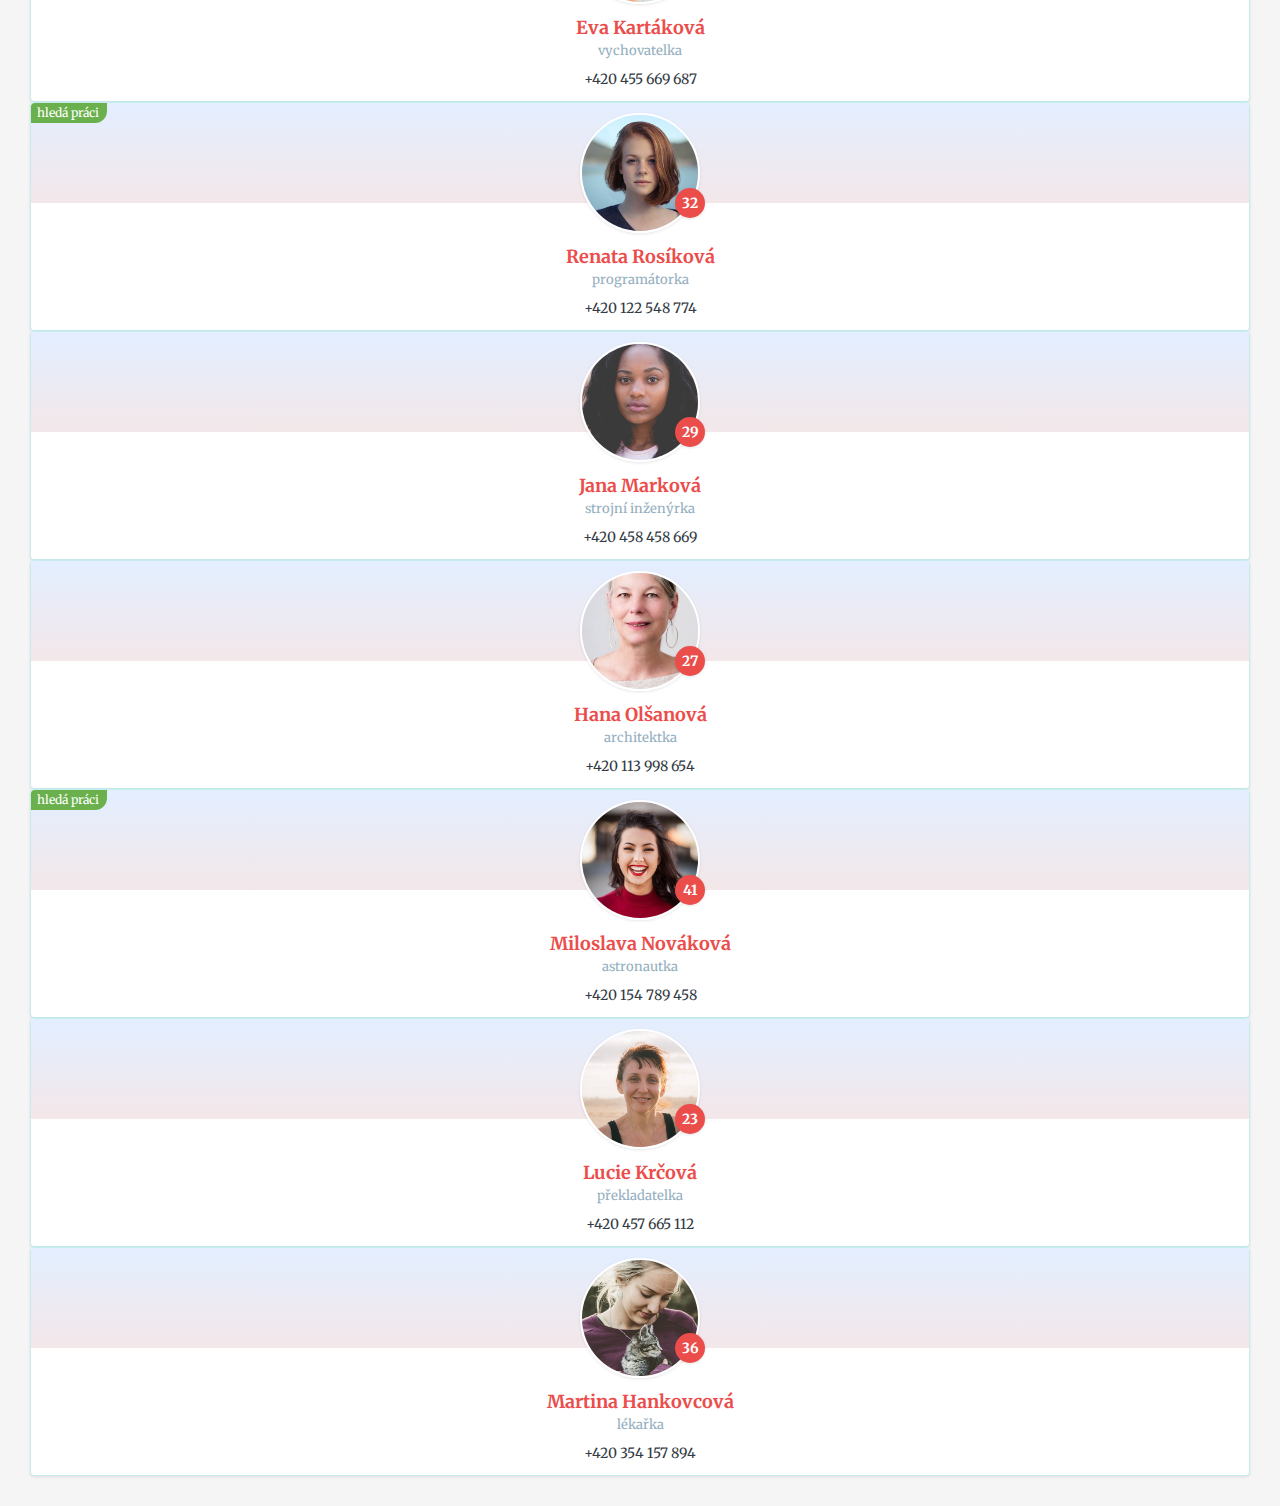
<file: 02-Grid-2/06-Autofill-a-autofit/index.html>
<!DOCTYPE html>
<html>

<head>
	<meta charset="utf-8">
	<meta name="viewport" content="width=device-width, initial-scale=1">
	<title>CSS Grid</title>
	<link rel="stylesheet" type="text/css" href="style.css">
</head>

<body>

	<h1>Kontakty</h1>

	<div class="kontakty">

		<div class="kontakt">
			<div class="hleda">hledá práci</div>
			<div class="foto">
				<img src="images/foto01.jpg" alt="Marie Vacková">
				<div class="vek">29</div>
			</div>
			<div class="detaily">
				<h2>Marie Vacková</h2>
				<p class="profese">zdravotní sestra</p>
				<p class="telefon">+420 158 456 789</p>
			</div>
		</div>

		<div class="kontakt">
			<div class="foto">
				<img src="images/foto02.jpg" alt="Monika Nováková">
				<div class="vek">26</div>
			</div>
			<div class="detaily">
				<h2>Monika Nováková</h2>
				<p class="profese">učitelka</p>
				<p class="telefon">+420 687 459 356</p>
			</div>
		</div>

		<div class="kontakt">
			<div class="foto">
				<img src="images/foto03.jpg" alt="Lucie Žáčková">
				<div class="vek">32</div>
			</div>
			<div class="detaily">
				<h2>Lucie Žáčková</h2>
				<p class="profese">asistentka</p>
				<p class="telefon">+420 679 245 357</p>
			</div>
		</div>

		<div class="kontakt">
			<div class="hleda">hledá práci</div>
			<div class="foto">
				<img src="images/foto04.jpg" alt="Jarmila Mičanová">
				<div class="vek">37</div>
			</div>
			<div class="detaily">
				<h2>Jarmila Mičanová</h2>
				<p class="profese">řidička autobusu</p>
				<p class="telefon">+420 658 456 215</p>
			</div>
		</div>

		<div class="kontakt">
			<div class="foto">
				<img src="images/foto05.jpg" alt="Lenka Šarniková">
				<div class="vek">23</div>
			</div>
			<div class="detaily">
				<h2>Lenka Šarniková</h2>
				<p class="profese">prodavačka</p>
				<p class="telefon">+420 359 456 487</p>
			</div>
		</div>

		<div class="kontakt">
			<div class="foto">
				<img src="images/foto06.jpg" alt="Věra Maťáková">
				<div class="vek">37</div>
			</div>
			<div class="detaily">
				<h2>Věra Maťáková</h2>
				<p class="profese">manažerka</p>
				<p class="telefon">+420 458 369 248</p>
			</div>
		</div>

		<div class="kontakt">
			<div class="foto">
				<img src="images/foto07.jpg" alt="Alena Nováková">
				<div class="vek">25</div>
			</div>
			<div class="detaily">
				<h2>Alena Nováková</h2>
				<p class="profese">jeřábnice</p>
				<p class="telefon">+420 312 654 197</p>
			</div>
		</div>

		<div class="kontakt">
			<div class="hleda">hledá práci</div>
			<div class="foto">
				<img src="images/foto08.jpg" alt="Andrea Lopotná">
				<div class="vek">29</div>
			</div>
			<div class="detaily">
				<h2>Andrea Lopotná</h2>
				<p class="profese">uklízečka</p>
				<p class="telefon">+420 369 548 731</p>
			</div>
		</div>

		<div class="kontakt">
			<div class="foto">
				<img src="images/foto09.jpg" alt="Lucie Havlíková">
				<div class="vek">24</div>
			</div>
			<div class="detaily">
				<h2>Lucie Havlíková</h2>
				<p class="profese">vývojářka</p>
				<p class="telefon">+420 684 983 115</p>
			</div>
		</div>

		<div class="kontakt">
			<div class="hleda">hledá práci</div>
			<div class="foto">
				<img src="images/foto10.jpg" alt="Vlasta Strnadová">
				<div class="vek">33</div>
			</div>
			<div class="detaily">
				<h2>Vlasta Strnadová</h2>
				<p class="profese">grafička</p>
				<p class="telefon">+420 125 789 654</p>
			</div>
		</div>

		<div class="kontakt">
			<div class="hleda">hledá práci</div>
			<div class="foto">
				<img src="images/foto11.jpg" alt="Adéla Marešová">
				<div class="vek">25</div>
			</div>
			<div class="detaily">
				<h2>Adéla Marešová</h2>
				<p class="profese">webová designerka</p>
				<p class="telefon">+420 366 998 485</p>
			</div>
		</div>

		<div class="kontakt">
			<div class="foto">
				<img src="images/foto12.jpg" alt="Alena Hellerová">
				<div class="vek">31</div>
			</div>
			<div class="detaily">
				<h2>Alena Hellerová</h2>
				<p class="profese">zubní lékařka</p>
				<p class="telefon">+420 124 445 785</p>
			</div>
		</div>

		<div class="kontakt">
			<div class="foto">
				<img src="images/foto13.jpg" alt="Kateřina Křivdová">
				<div class="vek">28</div>
			</div>
			<div class="detaily">
				<h2>Kateřina Křivdová</h2>
				<p class="profese">chovatelka psů</p>
				<p class="telefon">+420 122 789 456</p>
			</div>
		</div>

		<div class="kontakt">
			<div class="foto">
				<img src="images/foto14.jpg" alt="Eva Kartáková">
				<div class="vek">24</div>
			</div>
			<div class="detaily">
				<h2>Eva Kartáková</h2>
				<p class="profese">vychovatelka</p>
				<p class="telefon">+420 455 669 687</p>
			</div>
		</div>

		<div class="kontakt">
			<div class="hleda">hledá práci</div>
			<div class="foto">
				<img src="images/foto15.jpg" alt="Renata Rosíková">
				<div class="vek">32</div>
			</div>
			<div class="detaily">
				<h2>Renata Rosíková</h2>
				<p class="profese">programátorka</p>
				<p class="telefon">+420 122 548 774</p>
			</div>
		</div>

		<div class="kontakt">
			<div class="foto">
				<img src="images/foto16.jpg" alt="Jana Marková">
				<div class="vek">29</div>
			</div>
			<div class="detaily">
				<h2>Jana Marková</h2>
				<p class="profese">strojní inženýrka</p>
				<p class="telefon">+420 458 458 669</p>
			</div>
		</div>

		<div class="kontakt">
			<div class="foto">
				<img src="images/foto17.jpg" alt="Hana Olšanová">
				<div class="vek">27</div>
			</div>
			<div class="detaily">
				<h2>Hana Olšanová</h2>
				<p class="profese">architektka</p>
				<p class="telefon">+420 113 998 654</p>
			</div>
		</div>

		<div class="kontakt">
			<div class="hleda">hledá práci</div>
			<div class="foto">
				<img src="images/foto18.jpg" alt="Miloslava Nováková">
				<div class="vek">41</div>
			</div>
			<div class="detaily">
				<h2>Miloslava Nováková</h2>
				<p class="profese">astronautka</p>
				<p class="telefon">+420 154 789 458</p>
			</div>
		</div>

		<div class="kontakt">
			<div class="foto">
				<img src="images/foto19.jpg" alt="Lucie Krčová">
				<div class="vek">23</div>
			</div>
			<div class="detaily">
				<h2>Lucie Krčová</h2>
				<p class="profese">překladatelka</p>
				<p class="telefon">+420 457 665 112</p>
			</div>
		</div>

		<div class="kontakt">
			<div class="foto">
				<img src="images/foto20.jpg" alt="Martina Hankovcová">
				<div class="vek">36</div>
			</div>
			<div class="detaily">
				<h2>Martina Hankovcová</h2>
				<p class="profese">lékařka</p>
				<p class="telefon">+420 354 157 894</p>
			</div>
		</div>


	</div><!-- kontakty-->


</body>

</html>
</file>
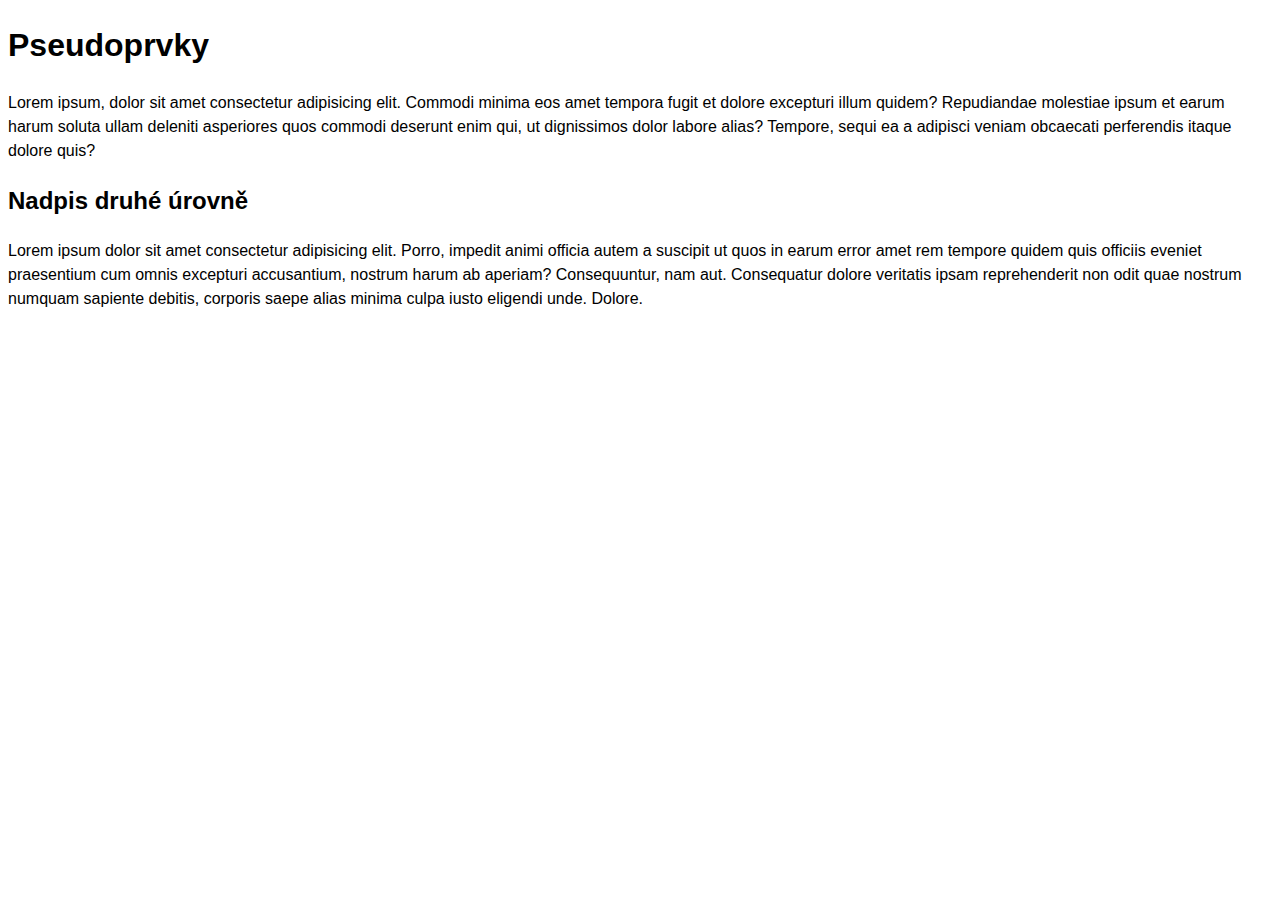
<file: 03-Pseudoprvky/01-Pseudoprvky/index.html>
<!DOCTYPE html>
<html lang="en">
<head>
	<meta charset="UTF-8">
	<meta name="viewport" content="width=device-width, initial-scale=1.0">
	<title>Pseudoprvky</title>
	<link rel="stylesheet" href="style.css">
</head>
<body>

	<h1>Pseudoprvky</h1>

	<p>Lorem ipsum, dolor sit amet consectetur adipisicing elit. Commodi minima eos amet tempora fugit et dolore excepturi illum quidem? Repudiandae molestiae ipsum et earum harum soluta ullam deleniti asperiores quos commodi deserunt enim qui, ut dignissimos dolor labore alias? Tempore, sequi ea a adipisci veniam obcaecati perferendis itaque dolore quis?</p>

	<h2>Nadpis druhé úrovně </h2>

	<p>Lorem ipsum dolor sit amet consectetur adipisicing elit. Porro, impedit animi officia autem a suscipit ut quos in earum error amet rem tempore quidem quis officiis eveniet praesentium cum omnis excepturi accusantium, nostrum harum ab aperiam? Consequuntur, nam aut. Consequatur dolore veritatis ipsam reprehenderit non odit quae nostrum numquam sapiente debitis, corporis saepe alias minima culpa iusto eligendi unde. Dolore.</p>

</body>
</html>
</file>
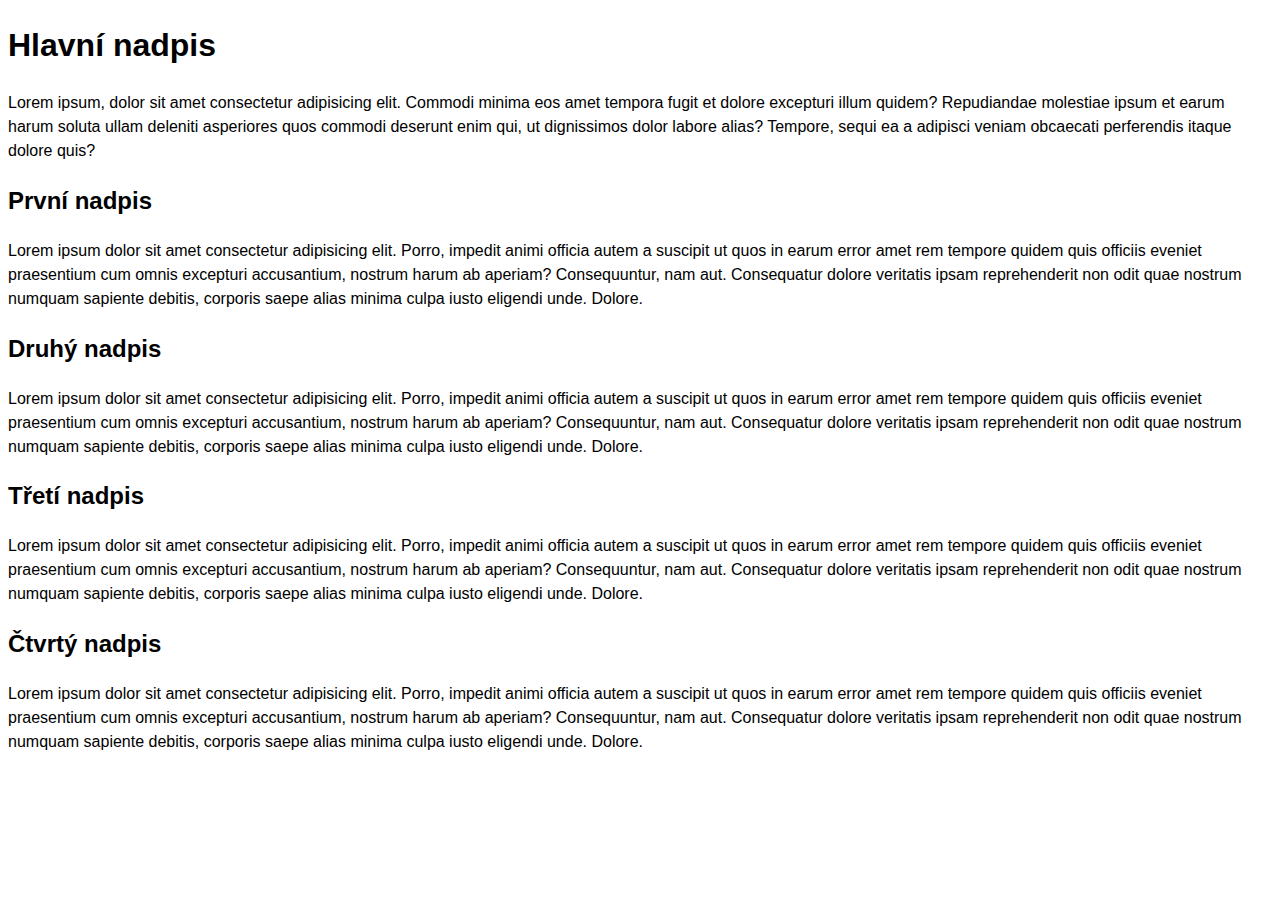
<file: 03-Pseudoprvky/02-Dekorace-nadpisu/index.html>
<!DOCTYPE html>
<html lang="en">
<head>
	<meta charset="UTF-8">
	<meta name="viewport" content="width=device-width, initial-scale=1.0">
	<title>CSS Selektory</title>
	<link rel="stylesheet" href="style.css">
</head>
<body>

	<h1 class="hlavni">Hlavní nadpis</h1>

	<p>Lorem ipsum, dolor sit amet consectetur adipisicing elit. Commodi minima eos amet tempora fugit et dolore excepturi illum quidem? Repudiandae molestiae ipsum et earum harum soluta ullam deleniti asperiores quos commodi deserunt enim qui, ut dignissimos dolor labore alias? Tempore, sequi ea a adipisci veniam obcaecati perferendis itaque dolore quis?</p>

	<h2 class="prvni">První nadpis</h2>

	<p>Lorem ipsum dolor sit amet consectetur adipisicing elit. Porro, impedit animi officia autem a suscipit ut quos in earum error amet rem tempore quidem quis officiis eveniet praesentium cum omnis excepturi accusantium, nostrum harum ab aperiam? Consequuntur, nam aut. Consequatur dolore veritatis ipsam reprehenderit non odit quae nostrum numquam sapiente debitis, corporis saepe alias minima culpa iusto eligendi unde. Dolore.</p>

	<h2 class="druhy">Druhý nadpis</h2>

	<p>Lorem ipsum dolor sit amet consectetur adipisicing elit. Porro, impedit animi officia autem a suscipit ut quos in earum error amet rem tempore quidem quis officiis eveniet praesentium cum omnis excepturi accusantium, nostrum harum ab aperiam? Consequuntur, nam aut. Consequatur dolore veritatis ipsam reprehenderit non odit quae nostrum numquam sapiente debitis, corporis saepe alias minima culpa iusto eligendi unde. Dolore.</p>

	<h2 class="treti">Třetí nadpis</h2>

	<p>Lorem ipsum dolor sit amet consectetur adipisicing elit. Porro, impedit animi officia autem a suscipit ut quos in earum error amet rem tempore quidem quis officiis eveniet praesentium cum omnis excepturi accusantium, nostrum harum ab aperiam? Consequuntur, nam aut. Consequatur dolore veritatis ipsam reprehenderit non odit quae nostrum numquam sapiente debitis, corporis saepe alias minima culpa iusto eligendi unde. Dolore.</p>

	<h2 class="ctvrty">Čtvrtý nadpis</h2>

	<p>Lorem ipsum dolor sit amet consectetur adipisicing elit. Porro, impedit animi officia autem a suscipit ut quos in earum error amet rem tempore quidem quis officiis eveniet praesentium cum omnis excepturi accusantium, nostrum harum ab aperiam? Consequuntur, nam aut. Consequatur dolore veritatis ipsam reprehenderit non odit quae nostrum numquam sapiente debitis, corporis saepe alias minima culpa iusto eligendi unde. Dolore.</p>

</body>
</html>
</file>
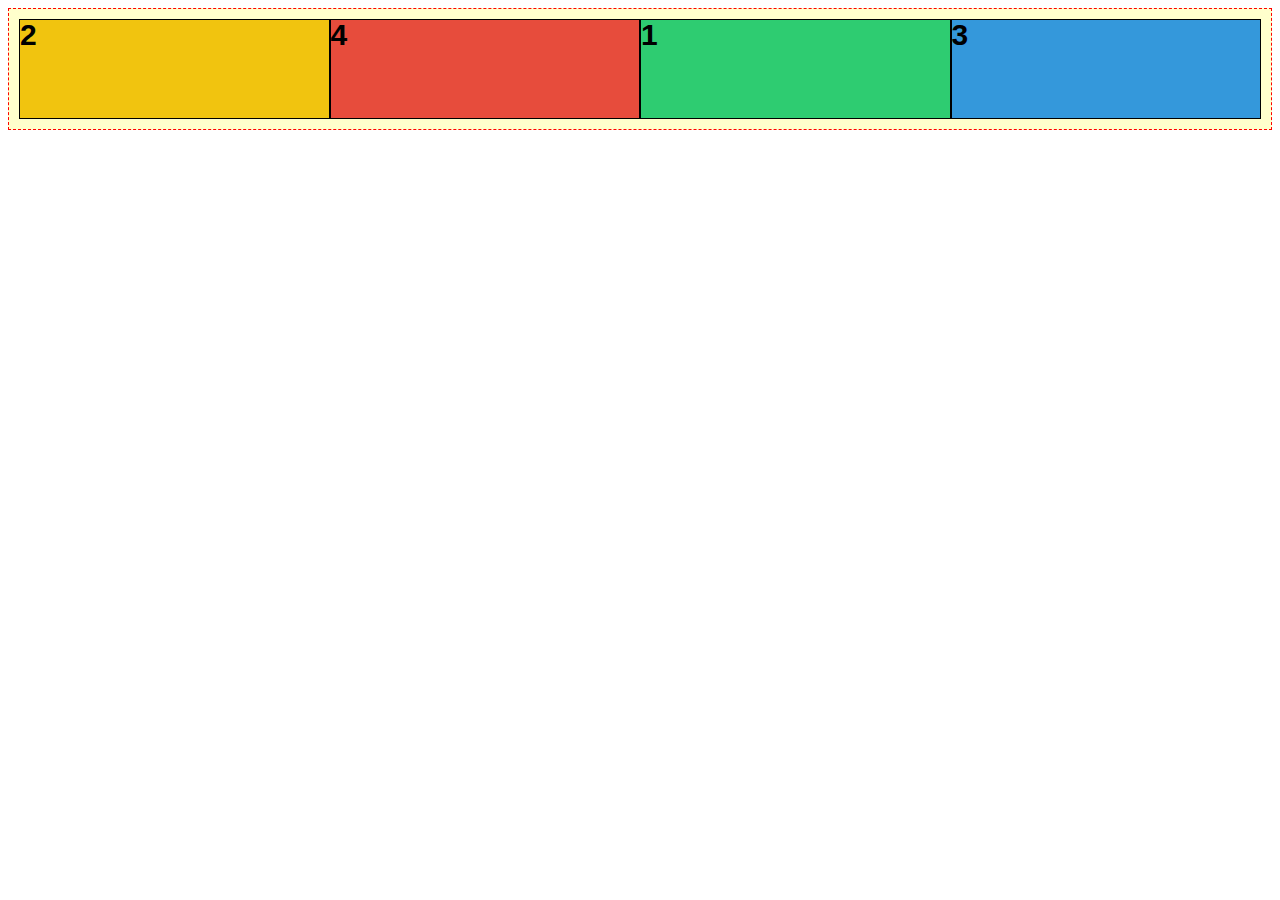
<file: 01-Grid-1/07-Grid-cardio-2/grid1/index.html>
<!DOCTYPE html>
<html>
<head>
    <meta charset="utf-8">
    <meta name="viewport" content="width=device-width, initial-scale=1">
    <title>Flexbox vs. Grid - cvičení 1</title>
    <link rel="stylesheet" type="text/css" href="style.css">
</head>
<body>


    <div class="kontejner">

        <div class="ctverecek prvni">1</div>
        <div class="ctverecek druhy">2</div>
        <div class="ctverecek treti">3</div>
        <div class="ctverecek ctvrty">4</div>

    </div>



</body>
</html>
</file>
<file: 01-Grid-1/01-Grid/style.css>
/* intuitivnejsi box-sizing */
html { box-sizing: border-box; }
*, ::before, ::after { box-sizing: inherit; }

.kontejner {
    padding: 10px;
    border: 1px dashed red;
    background-color: #ffffcc;
    display: grid;
    grid-template-columns:  2fr 200px 1fr 100px;
    grid-template-rows: 200px 100px 150px; 
    gap: 20px;
}

.kontejner > div {
    font: 30px/1 sans-serif;
    font-weight: bold;
    border: 1px solid black;
}

.bobik{
    grid-column:3/ -2;
    grid-row: 2/-2;
}

.bobek {
    grid-column: -3/ span 2;
}

.kontejner > div:nth-child(5n+1) { background-color: #2ecc71;}
.kontejner > div:nth-child(5n+2) { background-color: #f1c40f;}
.kontejner > div:nth-child(5n+3) { background-color: #3498db;}
.kontejner > div:nth-child(5n+4) { background-color: #e74c3c;}
.kontejner > div:nth-child(5n+5) { background-color: #9b59b6;}

/* ---------------------------------------------------- */
</file>
<file: 01-Grid-1/02-Holy-grail/style.css>
/* intuitivnejsi box-sizing */
html { box-sizing: border-box; }
*, ::before, ::after { box-sizing: inherit; }

body {
	font-family: sans-serif;
}

.sloupec {
	padding: 20px;
}

.hlavicka	{ background-color: #2ecc71; }
.hlavni		{ background-color: #f1c40f; }
.levy			{ background-color: #3498db; }
.pravy		{ background-color: #e74c3c; }
.paticka	{ background-color: #9b59b6; }

/* ---------------------------------------------------- */

.kontejner{
	display: grid;
	gap: 20px;
	grid-template-columns:200px 1fr 250px;
	grid-template-rows: 200px auto 100px;
}

.hlavicka {
	grid-column: span 3;

}
.sloupec.levy {
	grid-column: 1;
	grid-row: 2; 
}

.sloupec.paticka {
	grid-column: span 3;
}
</file>
<file: 01-Grid-1/03-Kalendar/style.css>
/* intuitivnejsi box-sizing */
html { box-sizing: border-box; }
*, ::before, ::after { box-sizing: inherit; }

body {
	font-family: sans-serif;
}

/* ---------------------------------------------------- */

.kalendar {
	display: grid;
	grid-template-columns: repeat(7, 50px);
	grid-template-rows: repeat(6, 50px);
	list-style:none;
	text-align: center;
	gap: 2px;
	padding: 0;
	
}

.zahlavi {
	background-color: tomato;
	list-style-type:none;
	color: white;
}

.predchozi,
.nasledujici {
	background-color: rgb(211, 211, 211);
	color: rgb(122, 122, 122);
}

li {
	border: 1px solid rgb(211, 211, 211);
	font-size: 16px;
	color: rgb(71, 71, 71);
	/* line-height: 48px; */
	display: flex;
	justify-content: center;
	align-items: center;
}

/* line-hight - nastavim velikost radkovani a pismo bude uprostred -(50 - 1 border - 1 border */
</file>
<file: 01-Grid-1/04-Object-fit/style.css>
/* intuitivnejsi box-sizing */
html { box-sizing: border-box;}
*, ::after, ::before { box-sizing: inherit; }

body {
	min-height: 100vh;
	margin: 0;
	display: flex;
	flex-direction: column;
	justify-content: center;
	align-items: center;
}

/* ---------------------------------------------------- */

.obr {
	width: 150px;
	height: 300px;
	object-fit: cover;
}

/*
	Object-fit: cover / contain
	Přizpůsobení obrázku do jeho nastavené velikosti.
	Chová se jako background-size: cover (nebo contain),
	ale místo obrázků nastavených jako pozadí to provádí
	na obrázcích vložených do HTML jako <img>.

	Obrázek *MUSÍ* mít nastavenou vlastnost width a height,
	jinak object-fit nebude fungovat.
*/
</file>
<file: 01-Grid-1/05-Galerie/style.css>
/* intuitivnejsi box-sizing */
html { box-sizing: border-box; }
*, ::before, ::after { box-sizing: inherit; }

/* ---------------------------------------------------- */

.kontejner {
    display: grid;
    grid-template-columns: repeat(3, 1fr);
    grid-template-rows: repeat(6, 300px);
    gap: 1px;
}

.foto img{
    width: 100%;
    height: 100%;
    object-fit: cover;
}

.foto:nth-child(5n) {
grid-column: span 2;
grid-row: span 2
}
</file>
<file: 01-Grid-1/06-Grid-cardio-1/style.css>
/* nejsme vcerejsi, pouzivame moderni box model */
html { box-sizing: border-box;}
*, ::after, ::before { box-sizing: inherit; }

.kontejner > div {
	padding: 20px;
	font: 24px/1 sans-serif;
	color: white;
}

.kontejner > div > :first-child {
	margin-top: 0;
}

.kontejner > div > :last-child {
	margin-bottom: 0;
}


/* ---------------------------------------------------- */

/* Nastyluj jednotlivé bloky podle zadání na obrázku */

.kontejner {
	display: grid;
	grid-template-columns: repeat(3, 1fr);
	grid-template-rows: 100px auto auto auto 250px 100px;
	gap: 20px;
	color: white;
}
.logo {
	background-color: #55efc4;
	grid-column: 1/2;
	grid-row: 1/2;
}

.hlavicka {
	background-color: #74b9ff;
	grid-column: 2 / span 2;

}

.menu {
	background-color: #ff7675;
	grid-column: 1 /2;
	grid-row: 2;
	
}

.clanek1 {
	background-color: #fdcb6e;
	grid-column: 2 / span 2;
	grid-row: 2 / span 2;
}

.clanek2 {
	background-color: #a29bfe;
	grid-column: 1 / span 2;
	grid-row: 4;
}

.reklama1 {
	background-color: #d63031;
	grid-column: 1;
	grid-row: 3;
}

.reklama2 {
	background-color: #00b894;
}

.foto1 {
	background-color: #e84393;
}

.foto2 {
	background-color: #e84393;
}

.foto3 {
	background-color: #e84393;
}

.paticka {
	background-color: #636e72;
	grid-column: span 3;
}
</file>
<file: 02-Grid-2/01-Zarovnavani/style.css>
/* nejsme vcerejsi, pouzivame moderni box model */
*, :after, :before { box-sizing: border-box; }

.kontejner {
	padding: 10px;
	border: 1px dashed red;
	background-color: #ffffcc;
}


.kontejner > div {
	font: 30px/1 sans-serif;
	font-weight: bold;
	border: 1px solid black;
	min-height: 50px;
	display: flex;
	align-items: center;
	justify-content: center;
}

.kontejner > div:nth-child(8n+1) { background-color: #2ecc71;}
.kontejner > div:nth-child(8n+2) { background-color: #f1c40f;}
.kontejner > div:nth-child(8n+3) { background-color: #f368e0;}
.kontejner > div:nth-child(8n+4) { background-color: #3498db;}
.kontejner > div:nth-child(8n+5) { background-color: #e74c3c;}
.kontejner > div:nth-child(8n+6) { background-color: #12cbC4;}
.kontejner > div:nth-child(8n+7) { background-color: #9b59b6;}
.kontejner > div:nth-child(8n+8) { background-color: #e67e22;}


/* ---------------------------------------------------- */
.kontejner {
display: grid;
grid-template-columns: repeat(4, 1fr);
grid-template-rows: repeat(3, 200px);
justify-items: center;
align-items: center;
}

/*
Vyzkoušíme si:
- grid-auto-rows
- grid-auto-columns
- posun položky na linii bez určení řady/sloupce (vznikají mezery)
- grid-auto-flow
	- row (standard)
	- column
	- dense (zabraňuje mezerám)
- order
*/
</file>
<file: 02-Grid-2/02-Auto-grid/style.css>
/* nejsme vcerejsi, pouzivame moderni box model */
*, :after, :before { box-sizing: border-box; }

.kontejner {
	padding: 10px;
	border: 1px dashed red;
	background-color: #ffffcc;
}


.kontejner > div {
	font: 30px/1 sans-serif;
	font-weight: bold;
	border: 1px solid black;
	min-height: 50px;
	display: flex;
	align-items: center;
	justify-content: center;
}

.kontejner > div:nth-child(8n+1) { background-color: #2ecc71;}
.kontejner > div:nth-child(8n+2) { background-color: #f1c40f;}
.kontejner > div:nth-child(8n+3) { background-color: #f368e0;}
.kontejner > div:nth-child(8n+4) { background-color: #3498db;}
.kontejner > div:nth-child(8n+5) { background-color: #e74c3c;}
.kontejner > div:nth-child(8n+6) { background-color: #12cbC4;}
.kontejner > div:nth-child(8n+7) { background-color: #9b59b6;}
.kontejner > div:nth-child(8n+8) { background-color: #e67e22;}


/* ---------------------------------------------------- */
.kontejner {
	display: grid; 
}

/*
Vyzkoušíme si:
- grid-auto-rows
- grid-auto-columns
- posun položky na linii bez určení řady/sloupce (vznikají mezery)
- grid-auto-flow
	- row (standard)
	- column
	- dense (zabraňuje mezerám)
- order
*/
</file>
<file: 02-Grid-2/03-Pojmenovane-linie/style.css>
/* nejsme vcerejsi, pouzivame moderni box model */
*, :after, :before { box-sizing: border-box; }

body {
	font-family: sans-serif;
}

.sloupec {
	padding: 20px;
}

.hlavicka	{ background-color: #2ecc71; }
.hlavni		{ background-color: #f1c40f; }
.levy			{ background-color: #3498db; }
.pravy		{ background-color: #e74c3c; }
.paticka	{ background-color: #9b59b6; }

/* ---------------------------------------------------- */
</file>
<file: 02-Grid-2/04-Pojmenovane-oblasti/style.css>
/* nejsme vcerejsi, pouzivame moderni box model */
*, :after, :before { box-sizing: border-box; }

body {
	font-family: sans-serif;
}

.sloupec {
	padding: 20px;
}

.hlavicka	{ background-color: #2ecc71; }
.obsah		{ background-color: #f1c40f; }
.menu			{ background-color: #3498db; }
.reklama1	{ background-color: #e74c3c; }
.reklama2	{ background-color: #12cbC4; }
.paticka	{ background-color: #9b59b6; }

/* ---------------------------------------------------- */
</file>
<file: 02-Grid-2/05-Minmax/style.css>
/* nejsme vcerejsi, pouzivame moderni box model */
*, :after, :before { box-sizing: border-box; }

body {
	font-family: sans-serif;
	background-color: #e5e5e5;
}

/* ---------------------------------------------------- */

.galerie {
	display: grid;
	grid-template-columns: repeat(5, minmax(150px, 250px)) ;
	gap: 10px;
}
figure {
	padding: 4px;
	background-color: white;
	text-align: center;
	margin:0;
}

.galerie img {
	width: 100%;
	/* height: auto;
	object-fit: cover; */
}
</file>
<file: 02-Grid-2/06-Autofill-a-autofit/style.css>
/* google font */
@import url('https://fonts.googleapis.com/css?family=Merriweather:400,700&subset=latin-ext');


/* zde je magie a jednorožci, někdy i draci */
:root {
	--text: #333a44;
	--popisek: #95afc0;
	--input: #7ed6df;
	--input-active: #eb4d4b;
	--okraj: #c7ecee;
	--hlavicka: #c7ecee;
	--jmeno: #eb4d4b;
	--vek: #eb4d4b;
	--profese: #95afc0;
	--telefon: #333a44;
	--stitek: #6ab04c;
}


/* nejsme vcerejsi, pouzivame moderni box model */
*, :after, :before { box-sizing: border-box; }


body {
	margin: 0;
	padding: 30px;
	min-height: 100vh;
	font: 16px/1.5 'Merriweather', serif;
	background-image: linear-gradient(to top, #cfd9df 0%, #e2ebf0 100%);
	background: #f5f5f5;
}

h1 {
	margin: 0 0 30px 0;
	font-size: 36px;
	line-height: 1;
	color: var(--text);
	text-align: center;
}

.kontakt {
	position: relative;
	background-color: white;
	border: 1px solid var(--okraj);
	border-radius: 4px;
	box-shadow: 0 1px 3px rgba(0, 0, 0, 0.1);
	transition: all 0.3s;
}

.kontakt:hover {
	box-shadow: 0 6px 15px rgba(72, 52, 212, 0.15);
	transform: translateY(-3px);
}

.foto {
	height: 100px;
	background-color: var(--hlavicka);
	background-image: linear-gradient(to top, #f3e7e9 0%, #e3eeff 99%, #e3eeff 100%);
	position: relative;
	padding: 10px;
}

.foto img {
	display: block;
	width: 120px;
	margin: 0 auto;
	border: 2px solid white;
	border-radius: 50%;
	box-shadow: 0px 1px 3px rgba(0, 0, 0, 0.1);
}

.vek {
	position: absolute;
	left: 50%;
	width: 30px;
	height: 30px;
	background-color: var(--vek);
	color: white;
	font-size: 14px;
	line-height: 30px;
	font-weight: bold;
	text-align: center;
	border-radius: 50%;
	transform: translate(35px, -45px);
	box-shadow: 0px 1px 3px rgba(0, 0, 0, 0.1);
}

.detaily {
	padding: 40px 15px 15px 15px;
	text-align: center;
}

.detaily h2 {
	margin: 0 0 3px 0;
	font-size: 18px;
	color: var(--jmeno);
}

.profese {
	margin: 0;
	color: var(--profese);
	font-size: 13px;
	line-height: 1;
}

.telefon {
	margin: 15px 0 0 0;
	font-size: 14px;
	line-height: 1;
	color: var(--telefon) ;
}

.hleda {
	position: absolute;
	left: 0px;
	top: 0px;
	padding: 4px 8px 4px 6px;
	font-size: 12px;
	line-height: 1;
	border-radius: 4px 0px 12px 0;
	background-color: var(--stitek);
	color: white;
	z-index: 99;
}

/* ---------------------------------------------------- */
</file>
<file: 03-Pseudoprvky/01-Pseudoprvky/style.css>
/* intuitivnejsi box-sizing */
html { box-sizing: border-box; }
*, ::after, ::before { box-sizing: inherit; }

body {
	font: 16px/1.5 sans-serif;
}

/*************************************************/

/*
CSS Selektory:

::first-letter			první písmeno
::first-line				první řádek

::before						uvnitř prvku, před obsahem
::after							uvnitř prvku, za obsahem
*/
</file>
<file: 03-Pseudoprvky/02-Dekorace-nadpisu/style.css>
/* intuitivnejsi box-sizing */
html { box-sizing: border-box; }
*, ::after, ::before { box-sizing: inherit; }

body {
	font: 16px/1.5 sans-serif;
}

/*************************************************/
</file>
<file: 01-Grid-1/07-Grid-cardio-2/grid1/style.css>
/* nejsme vcerejsi, pouzivame moderni box model */
*, :after, :before { box-sizing: border-box; }

.ctverecek {
    font: 30px/1 sans-serif;
    font-weight: bold;
    border: 1px solid black;
    min-height: 100px;
}

.prvni { background-color: #2ecc71;}
.druhy { background-color: #f1c40f;}
.treti { background-color: #3498db;}
.ctvrty { background-color: #e74c3c;}

.kontejner {
    padding: 10px;
    border: 1px dashed red;
    background-color: #ffffcc;
}

/* ---------------------------------------------------- */
/* ZDE NAPIŠ VLASTNÍ CSS */
.kontejner {
    display: grid;
    grid-template-columns: repeat(4, 1fr);
}

.prvni {
    grid-column: 3;
    grid-row: 1;
}

.druhy {
    grid-column: 1;
    grid-row: 1
}

.ctvrty {
    grid-column: 2;
    grid-row: 1
}

.treti {
    grid-column: 4;
    grid-row: 1
}
</file>
